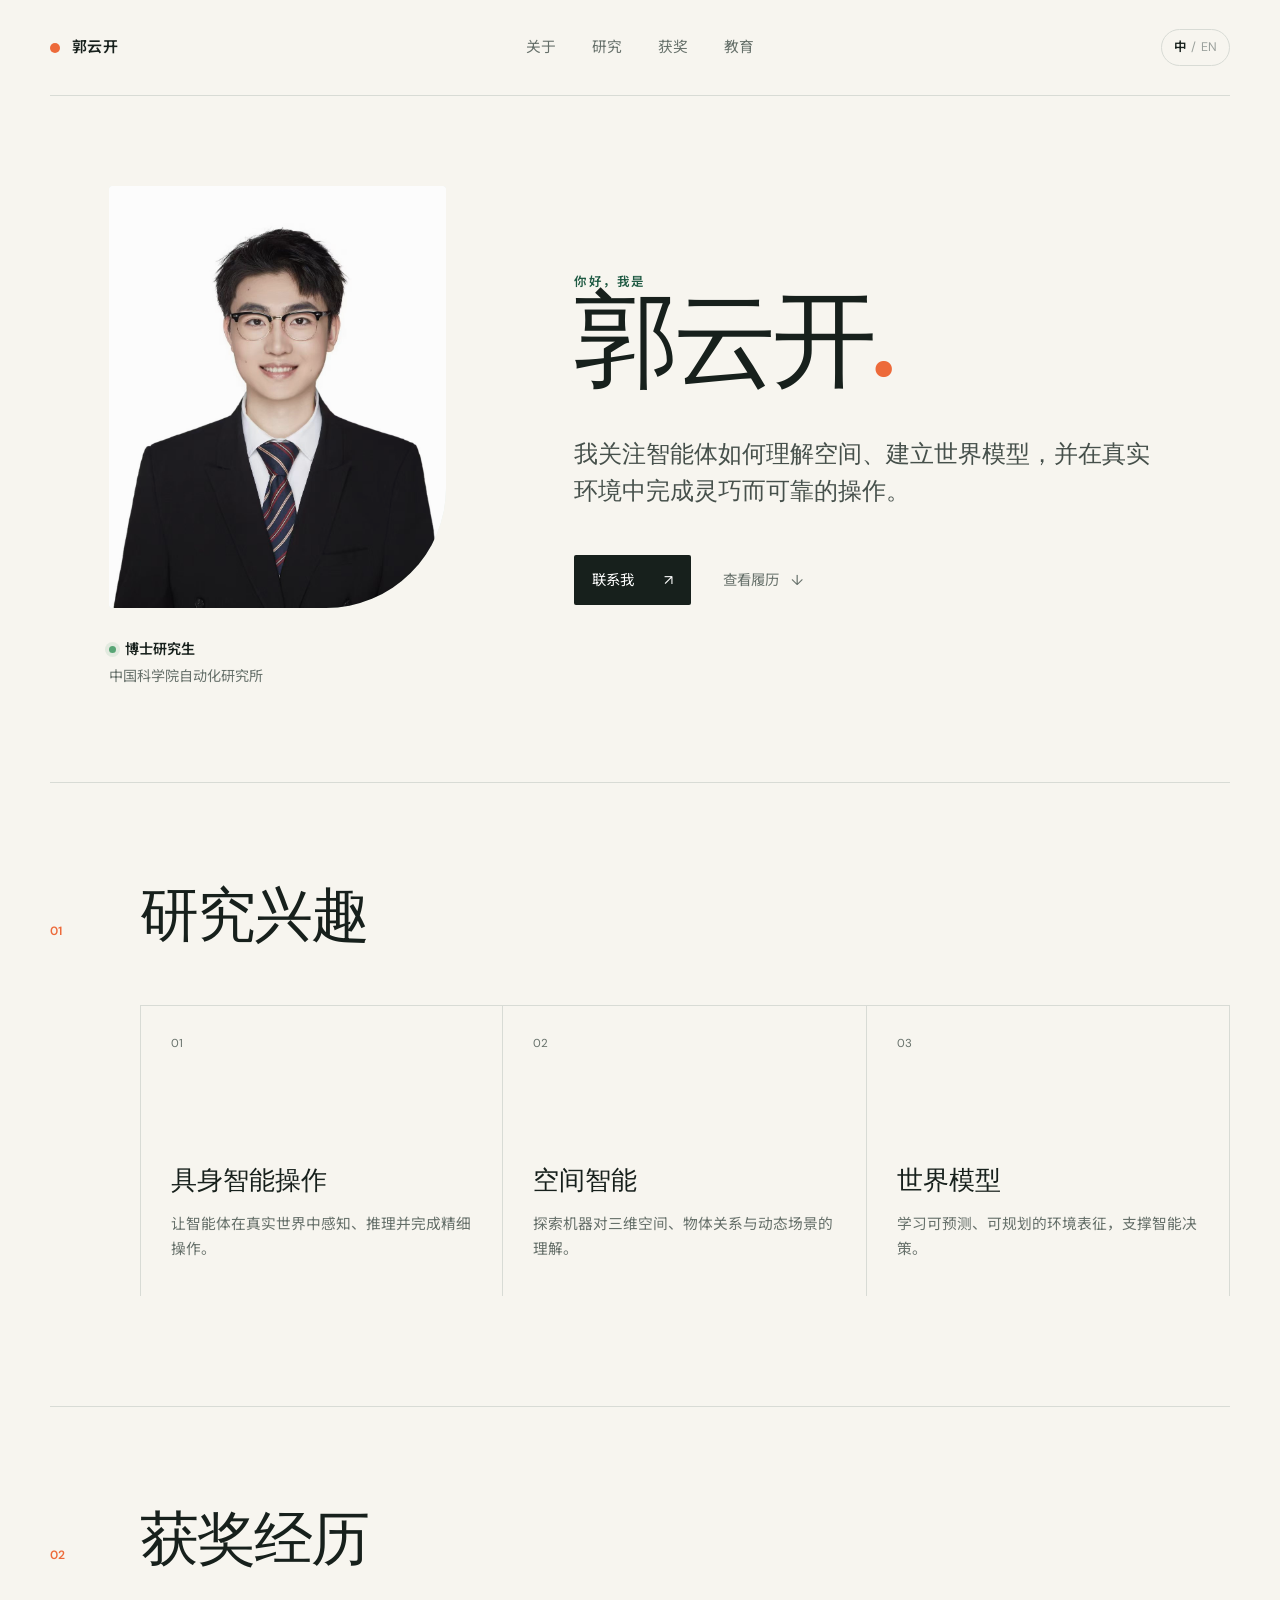
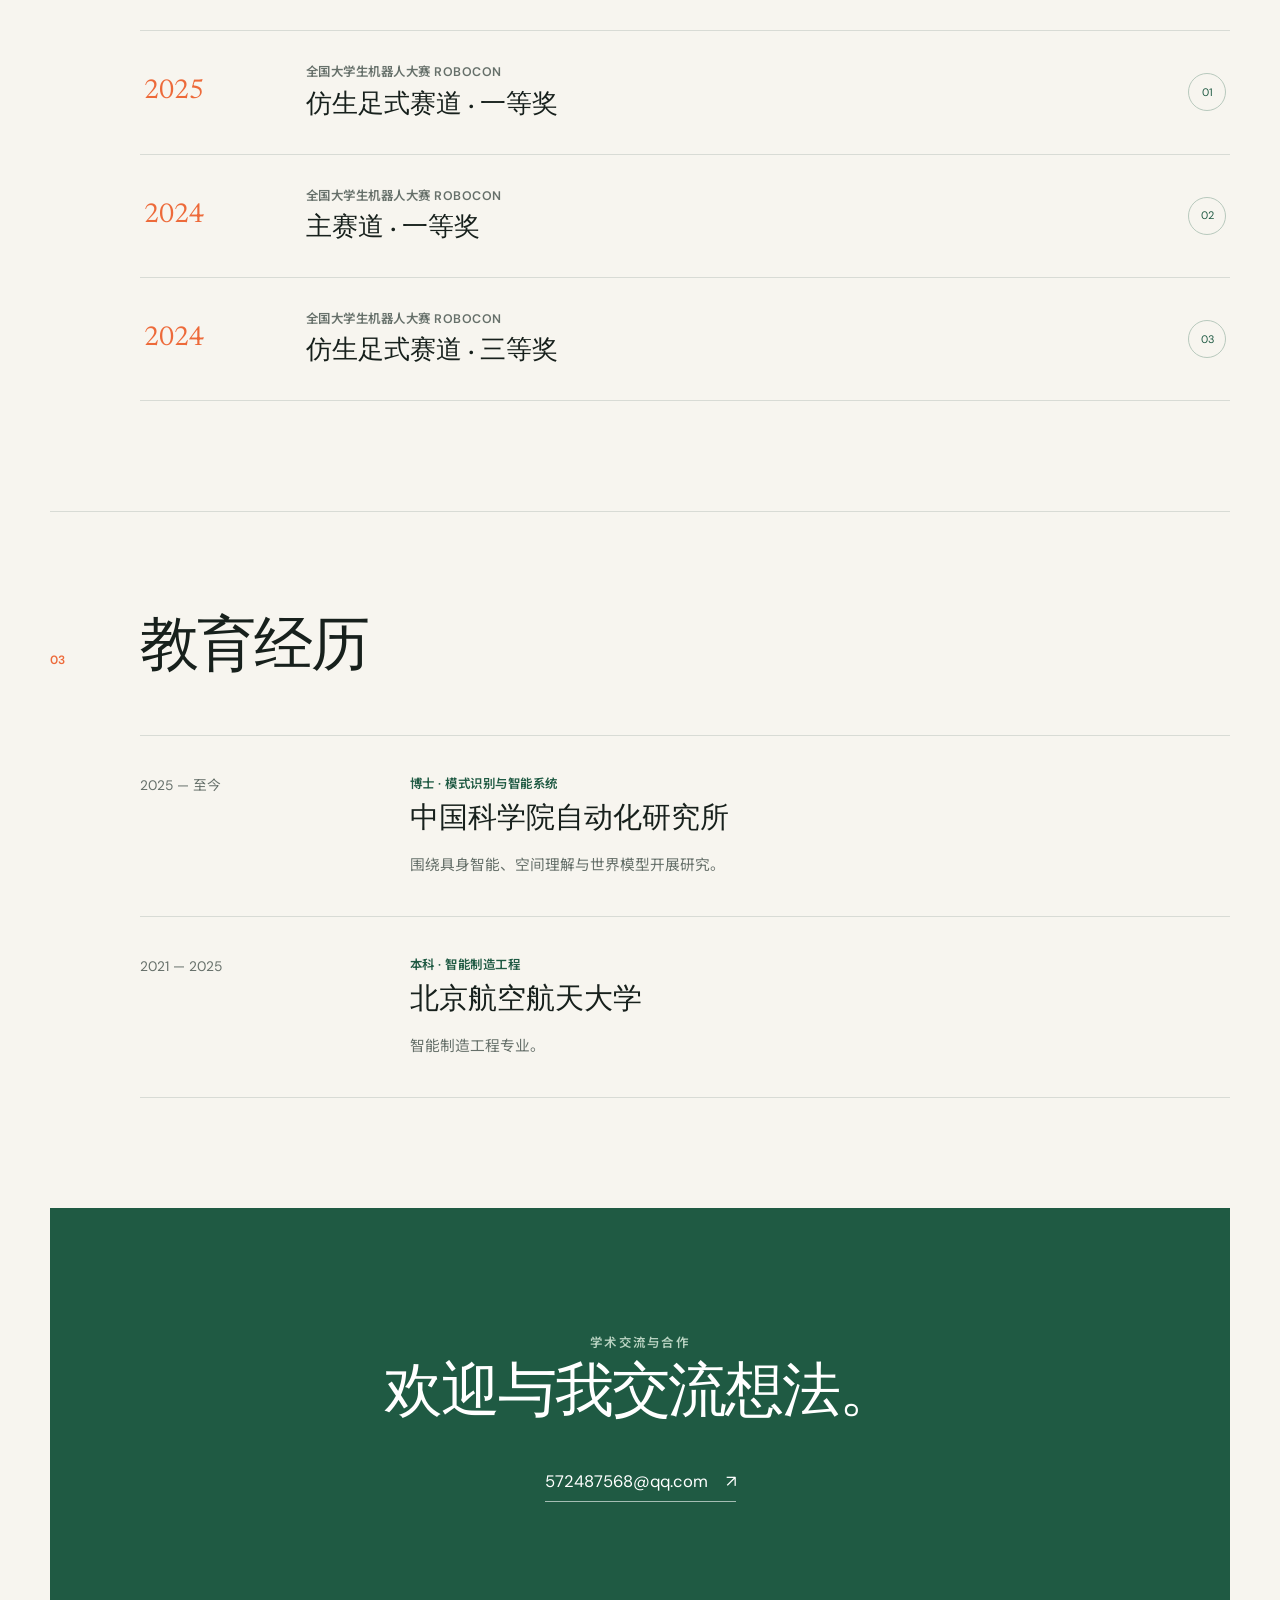
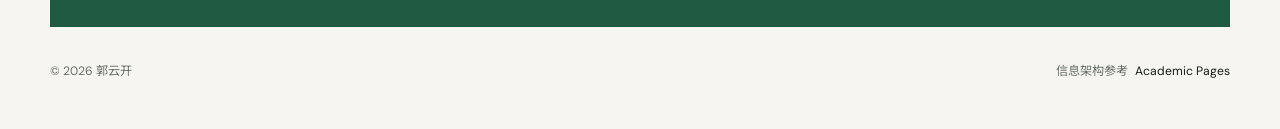
<file: index.html>
<!doctype html>
<html lang="zh-CN">
  <head>
    <meta charset="UTF-8" />
    <meta name="viewport" content="width=device-width, initial-scale=1.0" />
    <meta
      name="description"
      content="郭云开，中国科学院自动化研究所博士研究生，研究方向包括具身智能操作、空间智能与世界模型。"
    />
    <meta name="theme-color" content="#f7f5ef" />
    <title>郭云开 | YunKai Guo</title>
    <link rel="preconnect" href="https://fonts.googleapis.com" />
    <link rel="preconnect" href="https://fonts.gstatic.com" crossorigin />
    <link
      href="https://fonts.googleapis.com/css2?family=DM+Sans:wght@400;500;600&family=Noto+Sans+SC:wght@400;500;600&family=Newsreader:opsz,wght@6..72,500;6..72,600&display=swap"
      rel="stylesheet"
    />
    <link rel="stylesheet" href="styles.css" />
  </head>
  <body>
    <div class="page-shell">
      <header class="site-header">
        <a class="wordmark" href="#top" aria-label="返回首页">
          <span class="wordmark-dot" aria-hidden="true"></span>
          <span data-zh="郭云开" data-en="YunKai Guo">郭云开</span>
        </a>

        <nav class="site-nav" aria-label="页面导航">
          <a href="#about" data-zh="关于" data-en="About">关于</a>
          <a href="#research" data-zh="研究" data-en="Research">研究</a>
          <a href="#awards" data-zh="获奖" data-en="Awards">获奖</a>
          <a href="#education" data-zh="教育" data-en="Education">教育</a>
        </nav>

        <button class="language-switch" type="button" aria-label="Switch to English">
          <span class="active">中</span><span class="divider">/</span><span>EN</span>
        </button>
      </header>

      <main id="top">
        <section class="hero" id="about">
          <aside class="profile-column">
            <div class="portrait-wrap">
              <img
                src="2daff276313468bf5941d6a579927901.jpg"
                alt="郭云开个人照片"
                width="1280"
                height="1280"
              />
            </div>
            <div class="profile-meta">
              <p class="status"><span aria-hidden="true"></span><span data-zh="博士研究生" data-en="PhD Student">博士研究生</span></p>
              <p data-zh="中国科学院自动化研究所" data-en="Institute of Automation, Chinese Academy of Sciences">
                中国科学院自动化研究所
              </p>
            </div>
          </aside>

          <div class="intro-column">
            <p class="eyebrow" data-zh="你好，我是" data-en="Hello, I’m">你好，我是</p>
            <h1><span data-zh="郭云开" data-en="YunKai Guo">郭云开</span><span class="period">.</span></h1>
            <p class="lead" data-zh="我关注智能体如何理解空间、建立世界模型，并在真实环境中完成灵巧而可靠的操作。" data-en="I study how intelligent agents understand space, build world models, and perform dexterous, reliable manipulation in the physical world.">
              我关注智能体如何理解空间、建立世界模型，并在真实环境中完成灵巧而可靠的操作。
            </p>
            <div class="hero-actions">
              <a class="button primary" href="mailto:572487568@qq.com">
                <span data-zh="联系我" data-en="Get in touch">联系我</span>
                <span aria-hidden="true">↗</span>
              </a>
              <a class="text-link" href="#education">
                <span data-zh="查看履历" data-en="View profile">查看履历</span>
                <span aria-hidden="true">↓</span>
              </a>
            </div>
          </div>
        </section>

        <section class="content-section research-section" id="research">
          <div class="section-heading">
            <p class="section-index">01</p>
            <h2 data-zh="研究兴趣" data-en="Research Interests">研究兴趣</h2>
          </div>
          <div class="research-grid">
            <article class="research-card">
              <span class="card-number">01</span>
              <div>
                <h3 data-zh="具身智能操作" data-en="Embodied Manipulation">具身智能操作</h3>
                <p data-zh="让智能体在真实世界中感知、推理并完成精细操作。" data-en="Enabling agents to perceive, reason, and manipulate objects in the physical world.">
                  让智能体在真实世界中感知、推理并完成精细操作。
                </p>
              </div>
            </article>
            <article class="research-card">
              <span class="card-number">02</span>
              <div>
                <h3 data-zh="空间智能" data-en="Spatial Intelligence">空间智能</h3>
                <p data-zh="探索机器对三维空间、物体关系与动态场景的理解。" data-en="Exploring machine understanding of 3D space, object relations, and dynamic scenes.">
                  探索机器对三维空间、物体关系与动态场景的理解。
                </p>
              </div>
            </article>
            <article class="research-card">
              <span class="card-number">03</span>
              <div>
                <h3 data-zh="世界模型" data-en="World Models">世界模型</h3>
                <p data-zh="学习可预测、可规划的环境表征，支撑智能决策。" data-en="Learning predictive representations of environments for planning and intelligent decisions.">
                  学习可预测、可规划的环境表征，支撑智能决策。
                </p>
              </div>
            </article>
          </div>
        </section>

        <section class="content-section awards-section" id="awards">
          <div class="section-heading">
            <p class="section-index">02</p>
            <h2 data-zh="获奖经历" data-en="Honors & Awards">获奖经历</h2>
          </div>
          <div class="awards-list">
            <article class="award-item">
              <div class="award-year">2025</div>
              <div class="award-content">
                <p class="award-event" data-zh="全国大学生机器人大赛 ROBOCON" data-en="China University Robot Competition · ROBOCON">
                  全国大学生机器人大赛 ROBOCON
                </p>
                <h3 data-zh="仿生足式赛道 · 一等奖" data-en="Bionic Legged Robot Challenge · First Prize">仿生足式赛道 · 一等奖</h3>
              </div>
              <span class="award-mark" aria-hidden="true">01</span>
            </article>
            <article class="award-item">
              <div class="award-year">2024</div>
              <div class="award-content">
                <p class="award-event" data-zh="全国大学生机器人大赛 ROBOCON" data-en="China University Robot Competition · ROBOCON">
                  全国大学生机器人大赛 ROBOCON
                </p>
                <h3 data-zh="主赛道 · 一等奖" data-en="Main Competition · First Prize">主赛道 · 一等奖</h3>
              </div>
              <span class="award-mark" aria-hidden="true">02</span>
            </article>
            <article class="award-item">
              <div class="award-year">2024</div>
              <div class="award-content">
                <p class="award-event" data-zh="全国大学生机器人大赛 ROBOCON" data-en="China University Robot Competition · ROBOCON">
                  全国大学生机器人大赛 ROBOCON
                </p>
                <h3 data-zh="仿生足式赛道 · 三等奖" data-en="Bionic Legged Robot Challenge · Third Prize">仿生足式赛道 · 三等奖</h3>
              </div>
              <span class="award-mark" aria-hidden="true">03</span>
            </article>
          </div>
        </section>

        <section class="content-section education-section" id="education">
          <div class="section-heading">
            <p class="section-index">03</p>
            <h2 data-zh="教育经历" data-en="Education">教育经历</h2>
          </div>
          <div class="timeline">
            <article class="timeline-item">
              <div class="timeline-year" data-zh="2025 — 至今" data-en="2025 — Present">2025 — 至今</div>
              <div class="timeline-content">
                <p class="degree" data-zh="博士 · 模式识别与智能系统" data-en="PhD · Pattern Recognition and Intelligent Systems">博士 · 模式识别与智能系统</p>
                <h3 data-zh="中国科学院自动化研究所" data-en="Institute of Automation, Chinese Academy of Sciences">中国科学院自动化研究所</h3>
                <p data-zh="围绕具身智能、空间理解与世界模型开展研究。" data-en="Researching embodied intelligence, spatial understanding, and world models.">
                  围绕具身智能、空间理解与世界模型开展研究。
                </p>
              </div>
            </article>
            <article class="timeline-item">
              <div class="timeline-year">2021 — 2025</div>
              <div class="timeline-content">
                <p class="degree" data-zh="本科 · 智能制造工程" data-en="BEng · Intelligent Manufacturing Engineering">本科 · 智能制造工程</p>
                <h3 data-zh="北京航空航天大学" data-en="Beihang University">北京航空航天大学</h3>
                <p data-zh="智能制造工程专业。" data-en="Major in Intelligent Manufacturing Engineering.">智能制造工程专业。</p>
              </div>
            </article>
          </div>
        </section>

        <section class="contact-section" id="contact">
          <p class="eyebrow" data-zh="学术交流与合作" data-en="Research & collaboration">学术交流与合作</p>
          <h2 data-zh="欢迎与我交流想法。" data-en="Let’s exchange ideas.">欢迎与我交流想法。</h2>
          <a href="mailto:572487568@qq.com">572487568@qq.com <span aria-hidden="true">↗</span></a>
        </section>
      </main>

      <footer>
        <p>© <span id="year"></span> <span data-zh="郭云开" data-en="YunKai Guo">郭云开</span></p>
        <p>
          <span data-zh="信息架构参考" data-en="Structure inspired by">信息架构参考</span>
          <a href="https://github.com/academicpages/academicpages.github.io" target="_blank" rel="noreferrer">Academic Pages</a>
        </p>
      </footer>
    </div>
    <script src="script.js"></script>
  </body>
</html>
</file>
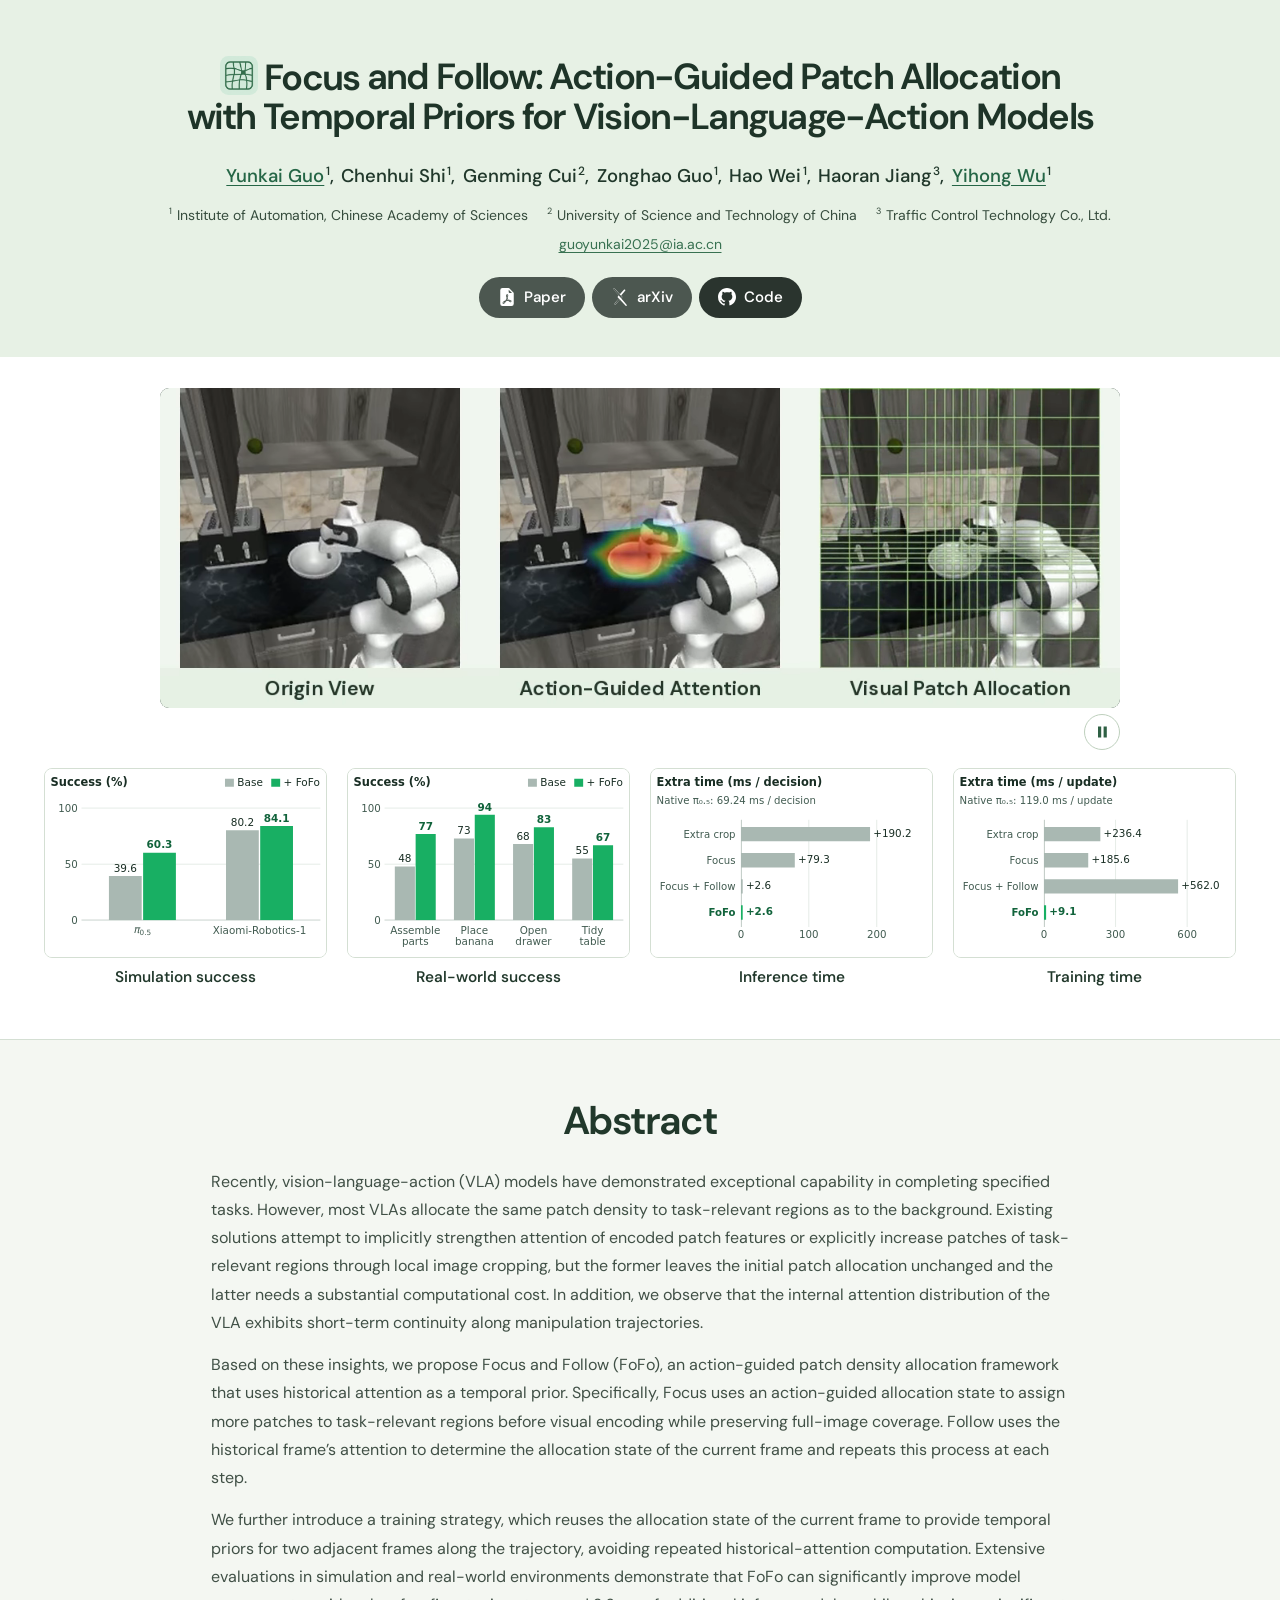
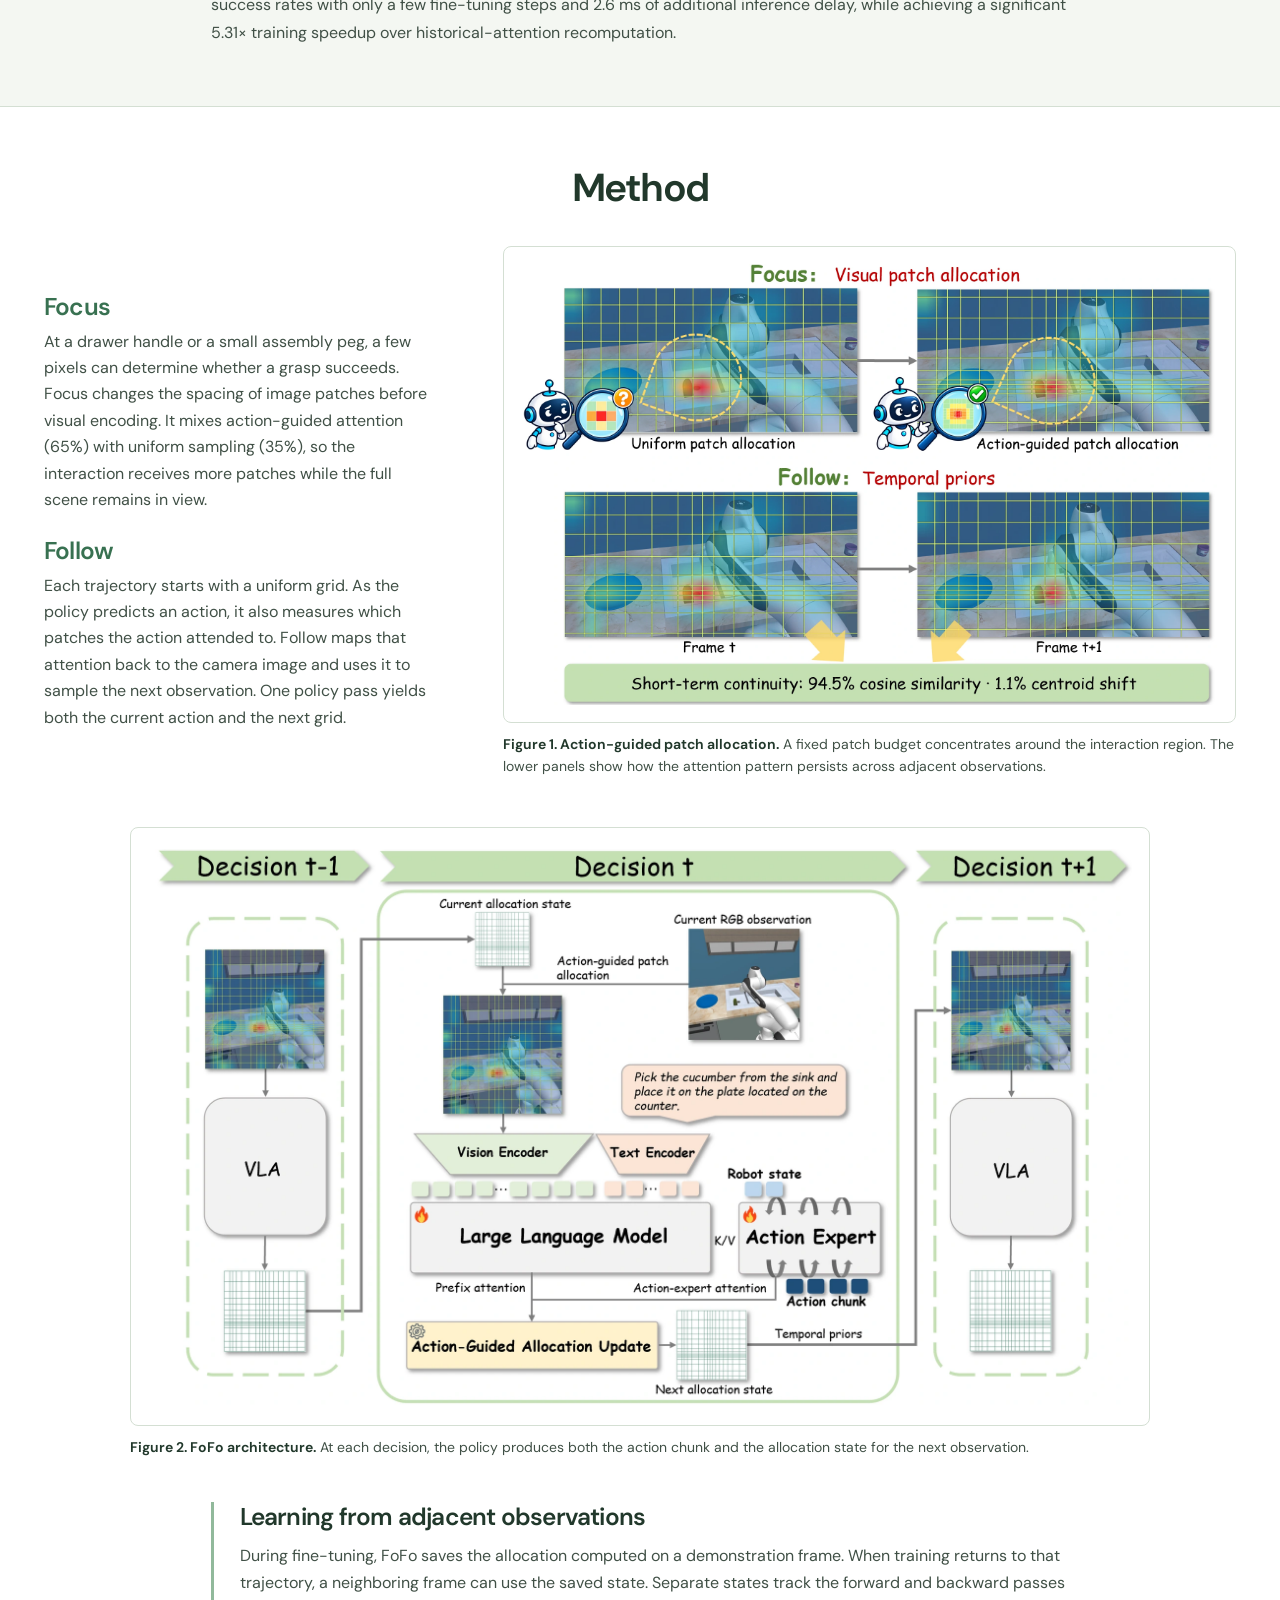
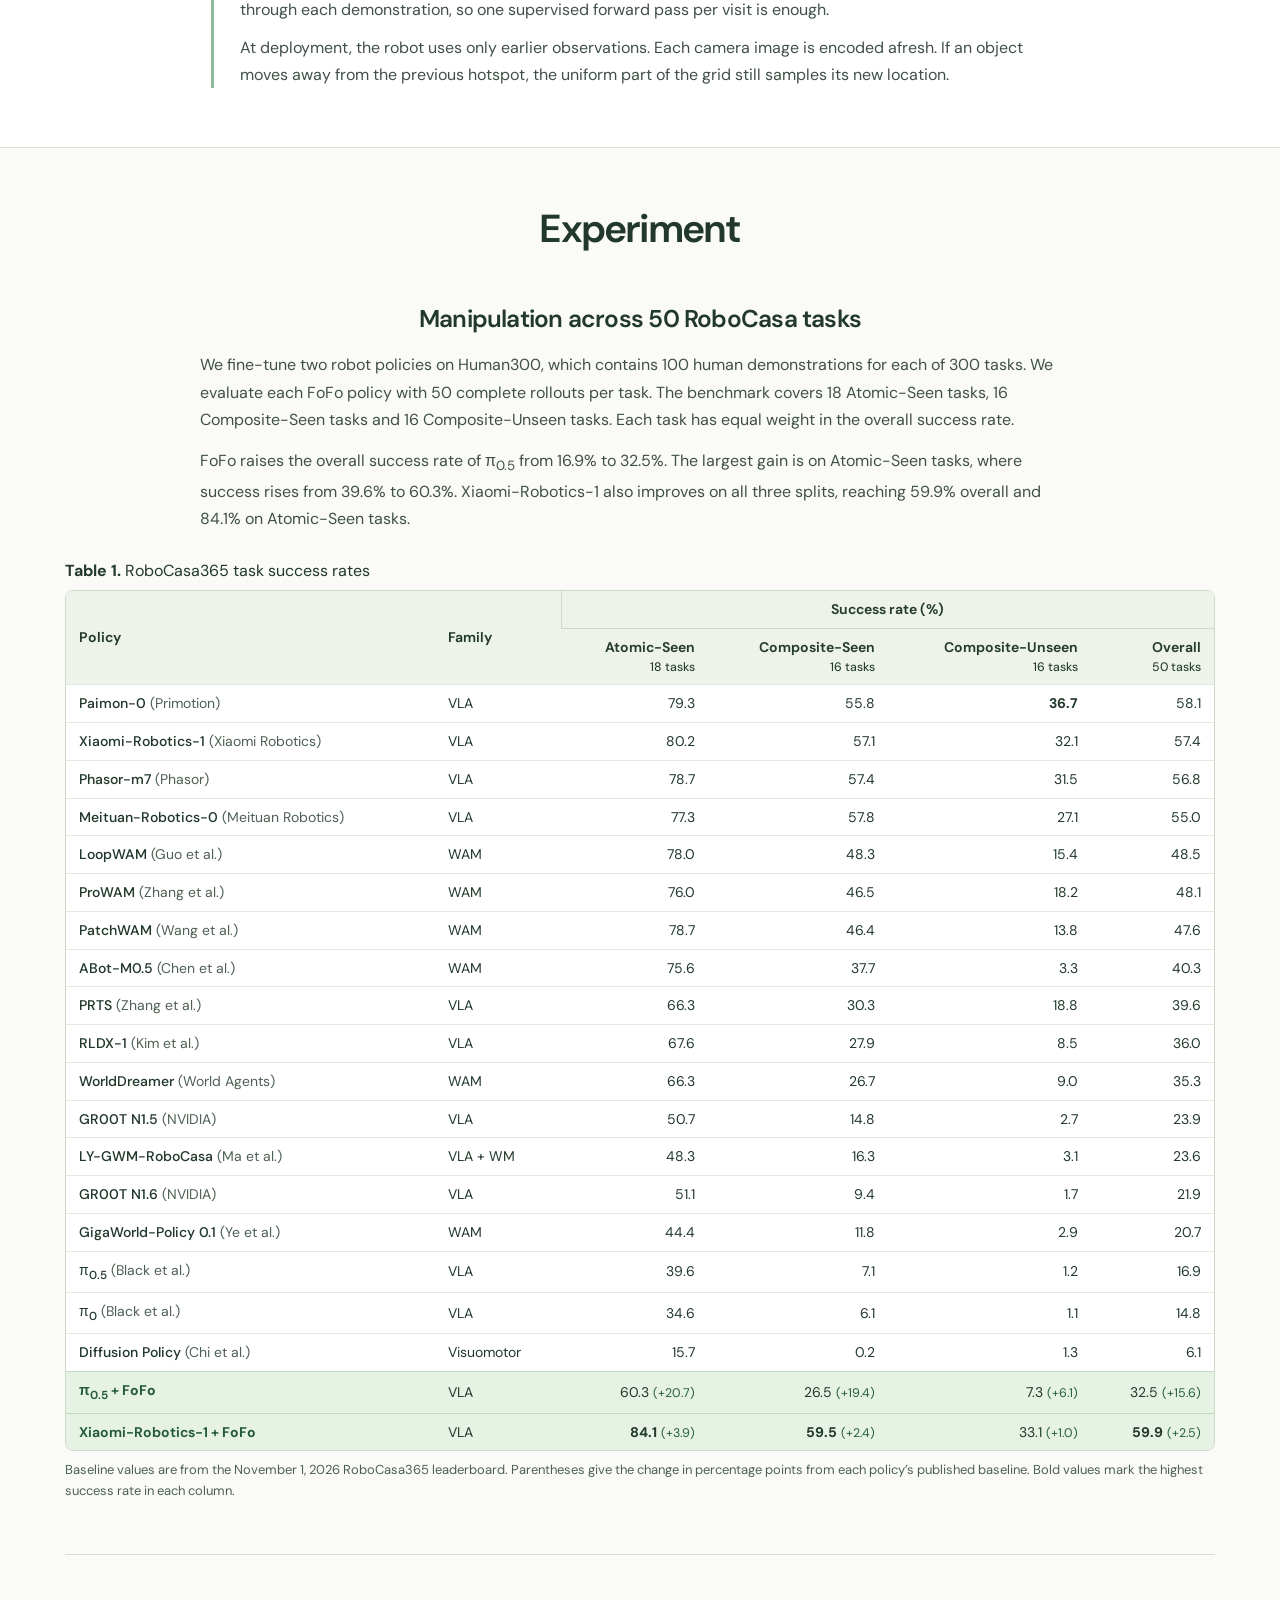
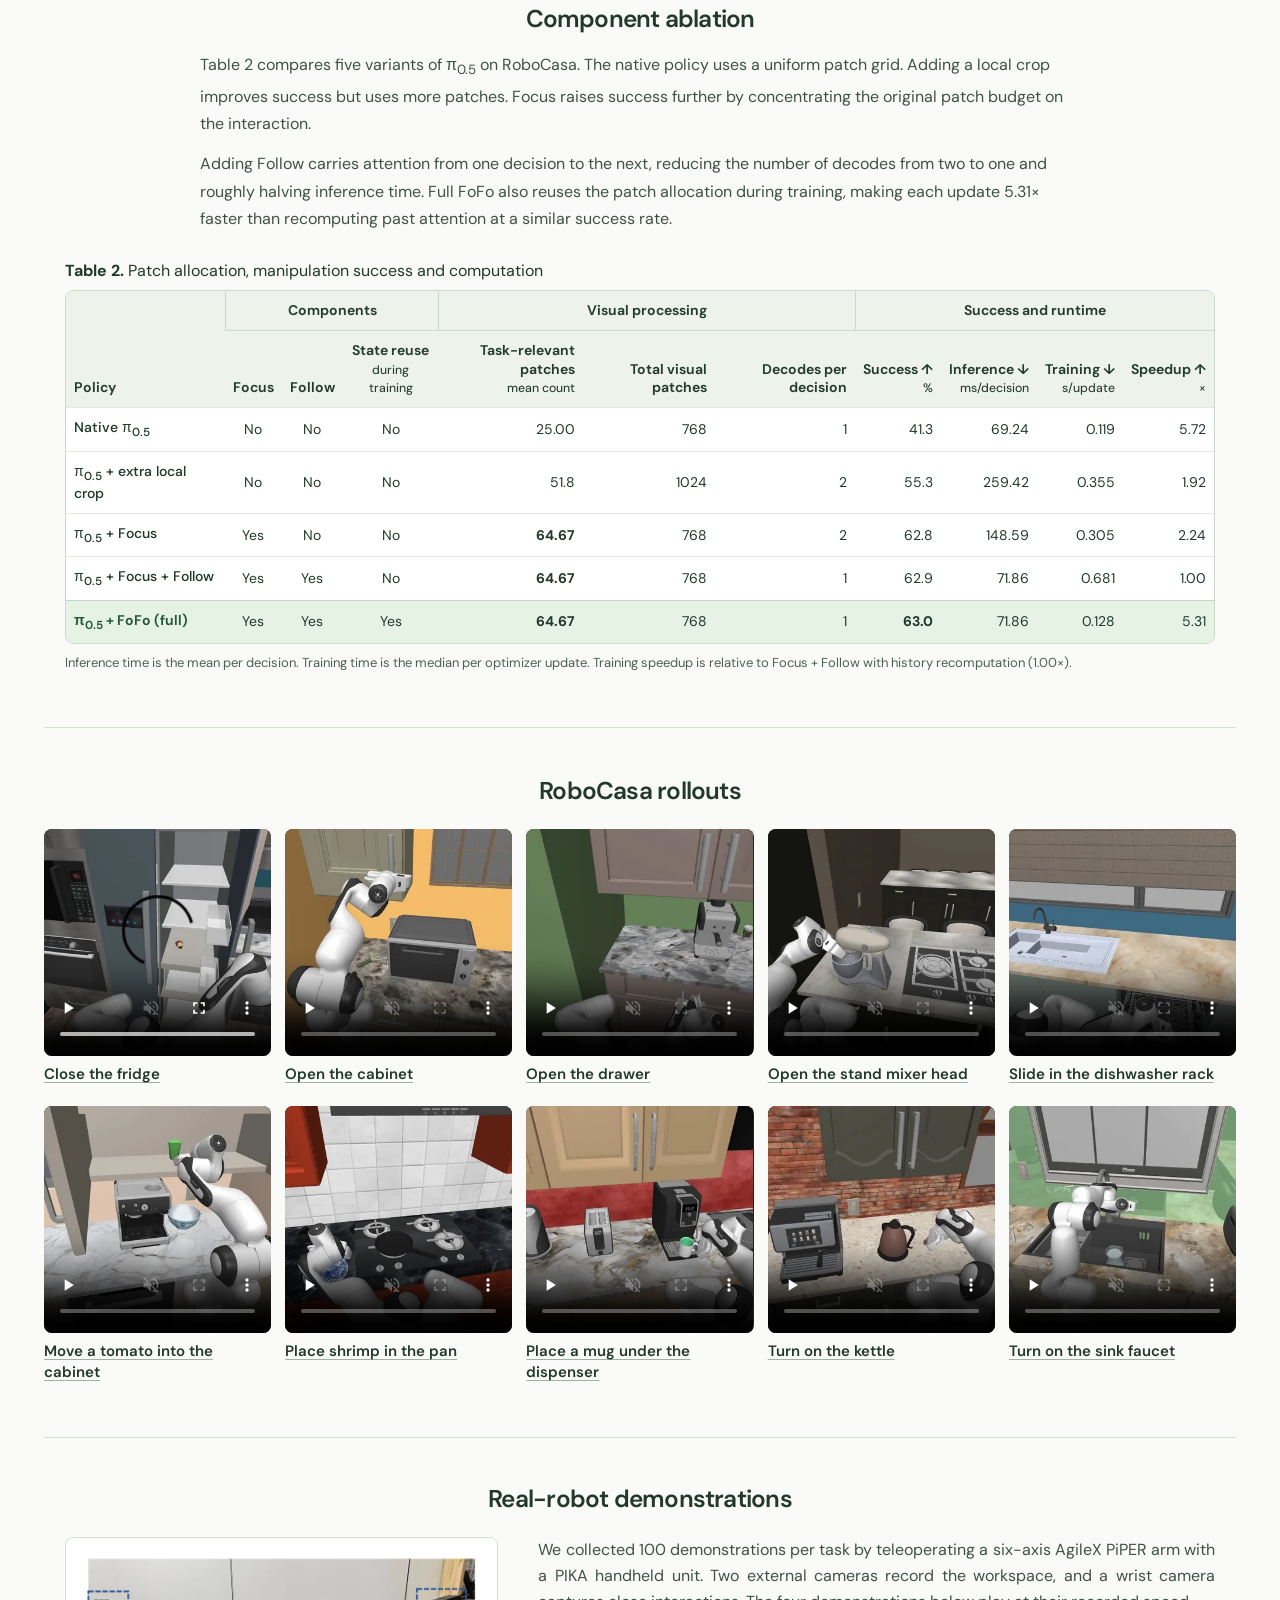
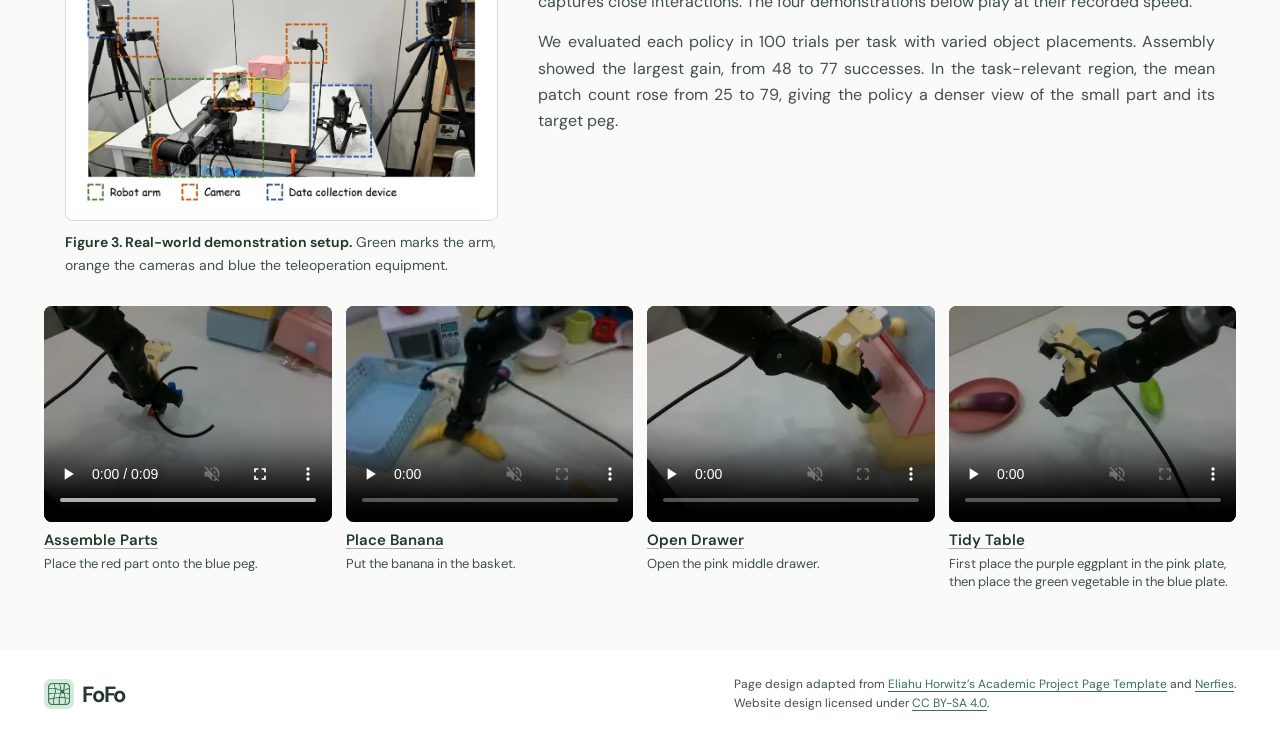
<file: FoFo/index.html>
<!doctype html>
<html lang="en">
<head>
  <meta charset="utf-8">
  <meta name="viewport" content="width=device-width,initial-scale=1">
  <meta name="theme-color" content="#e7f1e5">
  <link rel="icon" href="assets/brand/fofo-48.png" sizes="48x48">
  <link rel="stylesheet" href="styles.css?v=e7859ac58f04">
  <title>FoFo · Focus and Follow</title>
  <link rel="canonical" href="https://guoyunkai2002.github.io/FoFo/">
  <meta name="description" content="FoFo uses action-to-visual attention from one robot decision to allocate visual patches for the next, with a fixed patch budget and full-image coverage.">
  <meta property="og:type" content="article">
  <meta property="og:title" content="Focus and Follow: Action-Guided Patch Allocation with Temporal Priors for Vision-Language-Action Models">
  <meta property="og:description" content="FoFo uses action-to-visual attention from one robot decision to allocate visual patches for the next, with a fixed patch budget and full-image coverage.">
  <meta property="og:url" content="https://guoyunkai2002.github.io/FoFo/">
  <meta property="og:image" content="https://guoyunkai2002.github.io/FoFo/assets/figures/motivation.webp">
  <meta name="citation_title" content="Focus and Follow: Action-Guided Patch Allocation with Temporal Priors for Vision-Language-Action Models">
  <meta name="citation_author" content="Yunkai Guo">
  <meta name="citation_author" content="Chenhui Shi">
  <meta name="citation_author" content="Genming Cui">
  <meta name="citation_author" content="Zonghao Guo">
  <meta name="citation_author" content="Hao Wei">
  <meta name="citation_author" content="Haoran Jiang">
  <meta name="citation_author" content="Yihong Wu">
  <script type="application/ld+json">{"@context": "https://schema.org", "@type": "ScholarlyArticle", "name": "Focus and Follow: Action-Guided Patch Allocation with Temporal Priors for Vision-Language-Action Models", "url": "https://guoyunkai2002.github.io/FoFo/", "author": [{"@type": "Person", "name": "Yunkai Guo", "affiliation": {"@type": "Organization", "name": "Institute of Automation, Chinese Academy of Sciences"}, "url": "https://guoyunkai2002.github.io/"}, {"@type": "Person", "name": "Chenhui Shi", "affiliation": {"@type": "Organization", "name": "Institute of Automation, Chinese Academy of Sciences"}}, {"@type": "Person", "name": "Genming Cui", "affiliation": {"@type": "Organization", "name": "University of Science and Technology of China"}}, {"@type": "Person", "name": "Zonghao Guo", "affiliation": {"@type": "Organization", "name": "Institute of Automation, Chinese Academy of Sciences"}}, {"@type": "Person", "name": "Hao Wei", "affiliation": {"@type": "Organization", "name": "Institute of Automation, Chinese Academy of Sciences"}}, {"@type": "Person", "name": "Haoran Jiang", "affiliation": {"@type": "Organization", "name": "Traffic Control Technology Co., Ltd."}}, {"@type": "Person", "name": "Yihong Wu", "affiliation": {"@type": "Organization", "name": "Institute of Automation, Chinese Academy of Sciences"}, "url": "http://vision.ia.ac.cn/Faculty/yhwu/index.htm"}], "abstract": "Recently, vision-language-action (VLA) models have demonstrated exceptional capability in completing specified tasks. However, most VLAs allocate the same patch density to task-relevant regions as to the background. Existing solutions attempt to implicitly strengthen attention of encoded patch features or explicitly increase patches of task-relevant regions through local image cropping, but the former leaves the initial patch allocation unchanged and the latter needs a substantial computational cost. In addition, we observe that the internal attention distribution of the VLA exhibits short-term continuity along manipulation trajectories. Based on these insights, we propose Focus and Follow (FoFo), an action-guided patch density allocation framework that uses historical attention as a temporal prior. Specifically, Focus uses an action-guided allocation state to assign more patches to task-relevant regions before visual encoding while preserving full-image coverage. Follow uses the historical frame’s attention to determine the allocation state of the current frame and repeats this process at each step. We further introduce a training strategy, which reuses the allocation state of the current frame to provide temporal priors for two adjacent frames along the trajectory, avoiding repeated historical-attention computation. Extensive evaluations in simulation and real-world environments demonstrate that FoFo can significantly improve model success rates with only a few fine-tuning steps and 2.6 ms of additional inference delay, while achieving a significant 5.31× training speedup over historical-attention recomputation.", "inLanguage": "en"}</script>
  <script src="media.js?v=c39df4de00c4" defer></script>
  <script src="teaser.js?v=7950940eefbd" defer></script>
</head>
<body>
  <a class="skip" href="#abstract">Skip to abstract</a>
  <main id="main-content">
    <header class="hero">
      <div class="wrap hero-body">
        <h1 class="publication-title"><span class="title-line"><span class="title-start"><img src="assets/brand/fofo-256.png" alt="" width="66" height="66">Focus</span> and Follow: Action-Guided Patch Allocation</span> <span class="title-line">with Temporal Priors for Vision-Language-Action Models</span></h1>
        <div class="publication-authors"><span class="author-block"><a href="https://guoyunkai2002.github.io/" rel="author">Yunkai Guo</a><sup>1</sup>,</span> <span class="author-block">Chenhui Shi<sup>1</sup>,</span> <span class="author-block">Genming Cui<sup>2</sup>,</span> <span class="author-block">Zonghao Guo<sup>1</sup>,</span> <span class="author-block">Hao Wei<sup>1</sup>,</span> <span class="author-block">Haoran Jiang<sup>3</sup>,</span> <span class="author-block"><a rel="author" href="http://vision.ia.ac.cn/Faculty/yhwu/index.htm">Yihong Wu</a><sup>1</sup></span></div>
        <ul class="affiliations"><li><sup>1</sup> Institute of Automation, Chinese Academy of Sciences</li><li><sup>2</sup> University of Science and Technology of China</li><li><sup>3</sup> Traffic Control Technology Co., Ltd.</li></ul>
        <a class="mail" href="mailto:guoyunkai2025@ia.ac.cn">guoyunkai2025@ia.ac.cn</a>
        <div class="publication-links">
          <button aria-label="Paper, awaiting arXiv release" class="resource" disabled="" title="The paper will be available on arXiv." type="button"><img alt="" height="19" src="assets/icons/paper.svg" width="19">Paper</button>
          <button aria-label="arXiv, awaiting posting" class="resource" disabled="" title="The arXiv record will be linked after posting." type="button"><img alt="" height="18" src="assets/icons/arxiv.svg" width="18">arXiv</button>
          <a class="resource" href="code.html"><img alt="" height="19" src="assets/icons/code.svg" width="19">Code</a>
        </div>
      </div>
    </header>
    <figure class="teaser" id="trajectory-film">
      <video id="trajectory-video" width="1200" height="400" controls autoplay muted loop playsinline preload="metadata" poster="assets/teaser/trajectories.webp?v=acf6251a63d8" aria-label="A bowl lifted onto a shelf in RoboCasa and a ring fitted over a peg by a real robot. Each demonstration shows the camera view, filtered model attention and the resulting patch grid.">
        <source media="(max-width: 600px)" src="assets/teaser/trajectories-mobile.mp4?v=4c28f2f94121" type='video/mp4; codecs="avc1.640015"'>
        <source media="(max-width: 600px)" src="assets/teaser/trajectories-mobile.webm?v=10c97fe2fcb9" type='video/webm; codecs="vp9"'>
        <source src="assets/teaser/trajectories.mp4?v=faba90a06ab2" type='video/mp4; codecs="avc1.64001F"'>
        <source src="assets/teaser/trajectories.webm?v=b0b57ca4cedf" type='video/webm; codecs="vp9"'>
        <a href="assets/teaser/trajectories.mp4?v=faba90a06ab2">Download the trajectory film</a>
      </video>
      <button class="motion-control" type="button" aria-label="Pause animation" aria-controls="trajectory-video" hidden>
        <svg viewBox="0 0 20 20" width="16" height="16" aria-hidden="true" focusable="false"><path class="pause-mark" d="M5 3h4v14H5zM12 3h4v14h-4z"/><path class="play-mark" d="M5 2.5v15L17 10z"/></svg>
      </button>
    </figure>
    <section class="wrap highlights" aria-label="Performance charts">
      <div class="chart-grid">
        <figure class="chart">
          <a href="assets/highlights/simulation-success.svg" aria-label="View simulation success chart at full size"><img loading="lazy" decoding="async" src="assets/highlights/simulation-success.svg" alt="Success on the 18 RoboCasa Atomic-Seen tasks. With FoFo, π₀.₅ improves from 39.6% to 60.3% and Xiaomi-Robotics-1 from 80.2% to 84.1%."></a>
          <figcaption>Simulation success</figcaption>
        </figure>
        <figure class="chart">
          <a href="assets/highlights/real-success.svg" aria-label="View real-world success chart at full size"><img loading="lazy" decoding="async" src="assets/highlights/real-success.svg" alt="π₀.₅ and FoFo success rates by task: assembly 48% and 77%, banana 73% and 94%, drawer 68% and 83%, tidying 55% and 67%."></a>
          <figcaption>Real-world success</figcaption>
        </figure>
        <figure class="chart">
          <a href="assets/highlights/inference-overhead.svg" aria-label="View inference time chart at full size"><img loading="lazy" decoding="async" src="assets/highlights/inference-overhead.svg" alt="Extra milliseconds per decision over native π₀.₅: extra crop 190.2, Focus 79.3, Focus + Follow 2.6 and full FoFo 2.6."></a>
          <figcaption>Inference time</figcaption>
        </figure>
        <figure class="chart">
          <a href="assets/highlights/training-overhead.svg" aria-label="View training time chart at full size"><img loading="lazy" decoding="async" src="assets/highlights/training-overhead.svg" alt="Extra milliseconds per optimizer update over native π₀.₅: extra crop 236.4, Focus 185.6, Focus + Follow 562.0 and full FoFo 9.1."></a>
          <figcaption>Training time</figcaption>
        </figure>
      </div>
    </section>
    <section id="abstract" class="section abstract" aria-labelledby="abstract-title">
      <div class="wrap">
        <h2 id="abstract-title">Abstract</h2>
        <div class="abstract-copy">
<p>Recently, vision-language-action (VLA) models have demonstrated exceptional capability in completing specified tasks. However, most VLAs allocate the same patch density to task-relevant regions as to the background. Existing solutions attempt to implicitly strengthen attention of encoded patch features or explicitly increase patches of task-relevant regions through local image cropping, but the former leaves the initial patch allocation unchanged and the latter needs a substantial computational cost. In addition, we observe that the internal attention distribution of the VLA exhibits short-term continuity along manipulation trajectories.</p>
<p>Based on these insights, we propose Focus and Follow (FoFo), an action-guided patch density allocation framework that uses historical attention as a temporal prior. Specifically, Focus uses an action-guided allocation state to assign more patches to task-relevant regions before visual encoding while preserving full-image coverage. Follow uses the historical frame’s attention to determine the allocation state of the current frame and repeats this process at each step.</p>
<p>We further introduce a training strategy, which reuses the allocation state of the current frame to provide temporal priors for two adjacent frames along the trajectory, avoiding repeated historical-attention computation. Extensive evaluations in simulation and real-world environments demonstrate that FoFo can significantly improve model success rates with only a few fine-tuning steps and 2.6 ms of additional inference delay, while achieving a significant 5.31× training speedup over historical-attention recomputation.</p>
</div>
      </div>
    </section>
    <section id="method" class="wrap section method" aria-labelledby="method-title">
      <h2 id="method-title">Method</h2>
      <div class="method-intro">
        <div class="method-copy">
          <h3>Focus</h3>
          <p>At a drawer handle or a small assembly peg, a few pixels can determine whether a grasp succeeds. Focus changes the spacing of image patches before visual encoding. It mixes action-guided attention (65%) with uniform sampling (35%), so the interaction receives more patches while the full scene remains in view.</p>
          <h3>Follow</h3>
          <p>Each trajectory starts with a uniform grid. As the policy predicts an action, it also measures which patches the action attended to. Follow maps that attention back to the camera image and uses it to sample the next observation. One policy pass yields both the current action and the next grid.</p>
        </div>
        <figure class="paper-figure" id="fig-motivation">
        <a href="assets/figures/motivation.webp" aria-label="View Figure 1 at full size">
          <img src="assets/figures/motivation.webp" width="1948" height="1232" alt="Uniform and action-guided grids above two adjacent robot observations with similar attention." loading="lazy" decoding="async">
        </a>
        <figcaption><strong>Figure 1. Action-guided patch allocation.</strong> A fixed patch budget concentrates around the interaction region. The lower panels show how the attention pattern persists across adjacent observations.</figcaption>
      </figure>
      </div>
      <figure class="paper-figure" id="fig-architecture">
        <a href="assets/figures/architecture.webp" aria-label="View Figure 2 at full size">
          <img src="assets/figures/architecture.webp" width="2000" height="1144" alt="FoFo architecture connecting vision and text encoders, the action expert and the next decision’s allocation state." loading="lazy" decoding="async">
        </a>
        <figcaption><strong>Figure 2. FoFo architecture.</strong> At each decision, the policy produces both the action chunk and the allocation state for the next observation.</figcaption>
      </figure>
      <div class="training-note">
        <h3>Learning from adjacent observations</h3>
        <p>During fine-tuning, FoFo saves the allocation computed on a demonstration frame. When training returns to that trajectory, a neighboring frame can use the saved state. Separate states track the forward and backward passes through each demonstration, so one supervised forward pass per visit is enough.</p>
        <p>At deployment, the robot uses only earlier observations. Each camera image is encoded afresh. If an object moves away from the previous hotspot, the uniform part of the grid still samples its new location.</p>
      </div>
    </section>
    <section class="experiment section" id="experiment" aria-labelledby="experiment-title">
      <div class="wrap">
        <h2 id="experiment-title">Experiment</h2>
        <section class="experiment-study" aria-labelledby="benchmark-title">
          <h3 id="benchmark-title">Manipulation across 50 RoboCasa tasks</h3>
          <div class="study-copy">
            <p>We fine-tune two robot policies on Human300, which contains 100 human demonstrations for each of 300 tasks. We evaluate each FoFo policy with 50 complete rollouts per task. The benchmark covers 18 Atomic-Seen tasks, 16 Composite-Seen tasks and 16 Composite-Unseen tasks. Each task has equal weight in the overall success rate.</p>
            <p>FoFo raises the overall success rate of π<sub>0.5</sub> from 16.9% to 32.5%. The largest gain is on Atomic-Seen tasks, where success rises from 39.6% to 60.3%. Xiaomi-Robotics-1 also improves on all three splits, reaching 59.9% overall and 84.1% on Atomic-Seen tasks.</p>
          </div>
          <div class="table-caption" id="benchmark-caption"><strong>Table 1.</strong> RoboCasa365 task success rates</div>
          <p class="table-swipe-hint benchmark-hint">Scroll horizontally to see all columns.</p>
          <div class="experiment-table-scroll" tabindex="0" role="region" aria-labelledby="benchmark-caption">
            <table class="results-table benchmark-table" aria-labelledby="benchmark-caption" aria-describedby="benchmark-note">
              <colgroup><col></colgroup><colgroup><col></colgroup><colgroup span="4"></colgroup>
              <thead>
                <tr><th rowspan="2" scope="col">Policy</th><th rowspan="2" scope="col">Family</th><th colspan="4" scope="colgroup">Success rate (%)</th></tr>
                <tr><th scope="col">Atomic-Seen<br><small>18 tasks</small></th><th scope="col">Composite-Seen<br><small>16 tasks</small></th><th scope="col">Composite-Unseen<br><small>16 tasks</small></th><th scope="col">Overall<br><small>50 tasks</small></th></tr>
              </thead>
              <tbody>
              <tr>
                <th scope="row">Paimon-0 <span class="policy-attribution">(Primotion)</span></th>
                <td>VLA</td><td>79.3</td><td>55.8</td><td><strong>36.7</strong></td><td>58.1</td>
              </tr>
              <tr>
                <th scope="row">Xiaomi-Robotics-1 <span class="policy-attribution">(Xiaomi Robotics)</span></th>
                <td>VLA</td><td>80.2</td><td>57.1</td><td>32.1</td><td>57.4</td>
              </tr>
              <tr>
                <th scope="row">Phasor-m7 <span class="policy-attribution">(Phasor)</span></th>
                <td>VLA</td><td>78.7</td><td>57.4</td><td>31.5</td><td>56.8</td>
              </tr>
              <tr>
                <th scope="row">Meituan-Robotics-0 <span class="policy-attribution">(Meituan Robotics)</span></th>
                <td>VLA</td><td>77.3</td><td>57.8</td><td>27.1</td><td>55.0</td>
              </tr>
              <tr>
                <th scope="row">LoopWAM <span class="policy-attribution">(Guo et al.)</span></th>
                <td>WAM</td><td>78.0</td><td>48.3</td><td>15.4</td><td>48.5</td>
              </tr>
              <tr>
                <th scope="row">ProWAM <span class="policy-attribution">(Zhang et al.)</span></th>
                <td>WAM</td><td>76.0</td><td>46.5</td><td>18.2</td><td>48.1</td>
              </tr>
              <tr>
                <th scope="row">PatchWAM <span class="policy-attribution">(Wang et al.)</span></th>
                <td>WAM</td><td>78.7</td><td>46.4</td><td>13.8</td><td>47.6</td>
              </tr>
              <tr>
                <th scope="row">ABot-M0.5 <span class="policy-attribution">(Chen et al.)</span></th>
                <td>WAM</td><td>75.6</td><td>37.7</td><td>3.3</td><td>40.3</td>
              </tr>
              <tr>
                <th scope="row">PRTS <span class="policy-attribution">(Zhang et al.)</span></th>
                <td>VLA</td><td>66.3</td><td>30.3</td><td>18.8</td><td>39.6</td>
              </tr>
              <tr>
                <th scope="row">RLDX-1 <span class="policy-attribution">(Kim et al.)</span></th>
                <td>VLA</td><td>67.6</td><td>27.9</td><td>8.5</td><td>36.0</td>
              </tr>
              <tr>
                <th scope="row">WorldDreamer <span class="policy-attribution">(World Agents)</span></th>
                <td>WAM</td><td>66.3</td><td>26.7</td><td>9.0</td><td>35.3</td>
              </tr>
              <tr>
                <th scope="row">GR00T N1.5 <span class="policy-attribution">(NVIDIA)</span></th>
                <td>VLA</td><td>50.7</td><td>14.8</td><td>2.7</td><td>23.9</td>
              </tr>
              <tr>
                <th scope="row">LY-GWM-RoboCasa <span class="policy-attribution">(Ma et al.)</span></th>
                <td>VLA + WM</td><td>48.3</td><td>16.3</td><td>3.1</td><td>23.6</td>
              </tr>
              <tr>
                <th scope="row">GR00T N1.6 <span class="policy-attribution">(NVIDIA)</span></th>
                <td>VLA</td><td>51.1</td><td>9.4</td><td>1.7</td><td>21.9</td>
              </tr>
              <tr>
                <th scope="row">GigaWorld-Policy 0.1 <span class="policy-attribution">(Ye et al.)</span></th>
                <td>WAM</td><td>44.4</td><td>11.8</td><td>2.9</td><td>20.7</td>
              </tr>
              <tr>
                <th scope="row">π<sub>0.5</sub> <span class="policy-attribution">(Black et al.)</span></th>
                <td>VLA</td><td>39.6</td><td>7.1</td><td>1.2</td><td>16.9</td>
              </tr>
              <tr>
                <th scope="row">π<sub>0</sub> <span class="policy-attribution">(Black et al.)</span></th>
                <td>VLA</td><td>34.6</td><td>6.1</td><td>1.1</td><td>14.8</td>
              </tr>
              <tr>
                <th scope="row">Diffusion Policy <span class="policy-attribution">(Chi et al.)</span></th>
                <td>Visuomotor</td><td>15.7</td><td>0.2</td><td>1.3</td><td>6.1</td>
              </tr>
              <tr class="fofo-row">
                <th scope="row">π<sub>0.5</sub> + <strong>FoFo</strong></th>
                <td>VLA</td><td>60.3 <span class="result-gain">(+20.7)</span></td><td>26.5 <span class="result-gain">(+19.4)</span></td><td>7.3 <span class="result-gain">(+6.1)</span></td><td>32.5 <span class="result-gain">(+15.6)</span></td>
              </tr>
              <tr class="fofo-row">
                <th scope="row">Xiaomi-Robotics-1 + <strong>FoFo</strong></th>
                <td>VLA</td><td><strong>84.1</strong> <span class="result-gain">(+3.9)</span></td><td><strong>59.5</strong> <span class="result-gain">(+2.4)</span></td><td>33.1 <span class="result-gain">(+1.0)</span></td><td><strong>59.9</strong> <span class="result-gain">(+2.5)</span></td>
              </tr>
              </tbody>
            </table>
          </div>
          <p class="table-note" id="benchmark-note">Baseline values are from the November 1, 2026 RoboCasa365 leaderboard. Parentheses give the change in percentage points from each policy’s published baseline. Bold values mark the highest success rate in each column.</p>
        </section>
        <section class="experiment-study" aria-labelledby="components-title">
          <h3 id="components-title">Component ablation</h3>
          <div class="study-copy">
            <p>Table 2 compares five variants of π<sub>0.5</sub> on RoboCasa. The native policy uses a uniform patch grid. Adding a local crop improves success but uses more patches. Focus raises success further by concentrating the original patch budget on the interaction.</p>
            <p>Adding Follow carries attention from one decision to the next, reducing the number of decodes from two to one and roughly halving inference time. Full FoFo also reuses the patch allocation during training, making each update 5.31× faster than recomputing past attention at a similar success rate.</p>
          </div>
          <div class="table-caption" id="components-caption"><strong>Table 2.</strong> Patch allocation, manipulation success and computation</div>
          <p class="table-swipe-hint components-hint">Scroll horizontally to see all columns.</p>
          <div class="experiment-table-scroll" tabindex="0" role="region" aria-labelledby="components-caption">
            <table class="results-table components-table" aria-labelledby="components-caption" aria-describedby="components-note">
              <colgroup><col></colgroup><colgroup span="3"></colgroup><colgroup span="3"></colgroup><colgroup span="4"></colgroup>
              <thead>
                <tr><th rowspan="2" scope="col">Policy</th><th colspan="3" scope="colgroup">Components</th><th colspan="3" scope="colgroup">Visual processing</th><th colspan="4" scope="colgroup">Success and runtime</th></tr>
                <tr><th scope="col">Focus</th><th scope="col">Follow</th><th scope="col">State reuse<br><small>during training</small></th><th scope="col">Task-relevant patches<br><small>mean count</small></th><th scope="col">Total visual patches</th><th scope="col">Decodes per decision</th><th scope="col">Success ↑<br><small>%</small></th><th scope="col">Inference ↓<br><small>ms/decision</small></th><th scope="col">Training ↓<br><small>s/update</small></th><th scope="col">Speedup ↑<br><small>×</small></th></tr>
              </thead>
              <tbody>
              <tr>
                <th scope="row">Native π<sub>0.5</sub></th>
                <td>No</td><td>No</td><td>No</td><td>25.00</td><td>768</td><td>1</td><td>41.3</td><td>69.24</td><td>0.119</td><td>5.72</td>
              </tr>
              <tr>
                <th scope="row">π<sub>0.5</sub> + extra local crop</th>
                <td>No</td><td>No</td><td>No</td><td>51.8</td><td>1024</td><td>2</td><td>55.3</td><td>259.42</td><td>0.355</td><td>1.92</td>
              </tr>
              <tr>
                <th scope="row">π<sub>0.5</sub> + Focus</th>
                <td>Yes</td><td>No</td><td>No</td><td><strong>64.67</strong></td><td>768</td><td>2</td><td>62.8</td><td>148.59</td><td>0.305</td><td>2.24</td>
              </tr>
              <tr>
                <th scope="row">π<sub>0.5</sub> + Focus + Follow</th>
                <td>Yes</td><td>Yes</td><td>No</td><td><strong>64.67</strong></td><td>768</td><td>1</td><td>62.9</td><td>71.86</td><td>0.681</td><td>1.00</td>
              </tr>
              <tr class="fofo-row">
                <th scope="row">π<sub>0.5</sub> + FoFo (full)</th>
                <td>Yes</td><td>Yes</td><td>Yes</td><td><strong>64.67</strong></td><td>768</td><td>1</td><td><strong>63.0</strong></td><td>71.86</td><td>0.128</td><td>5.31</td>
              </tr>
              </tbody>
            </table>
          </div>
          <p class="table-note" id="components-note">Inference time is the mean per decision. Training time is the median per optimizer update. Training speedup is relative to Focus + Follow with history recomputation (1.00×).</p>
        </section>
        <section class="sim-demos" aria-labelledby="sim-title">
          <h3 id="sim-title">RoboCasa rollouts</h3>
      <div class="video-grid sim-grid"><figure class="clip">
          <video controls muted playsinline preload="none" poster="[data-uri]" data-poster="assets/robocasa/close-fridge.webp" aria-label="Close the fridge" width="480" height="480"><source src="assets/robocasa/close-fridge.mp4" type='video/mp4; codecs="avc1.640016"'><source src="assets/robocasa/close-fridge.webm" type='video/webm; codecs="vp9"'><a href="assets/robocasa/close-fridge.mp4">Download video</a></video>
          <figcaption><a class="clip-file" href="assets/robocasa/close-fridge.mp4" aria-label="Open video file: Close the fridge">Close the fridge</a><span class="clip-status" role="status" hidden>Playback unavailable. <a href="assets/robocasa/close-fridge.mp4" download>Download MP4</a> · <a href="assets/robocasa/close-fridge.webm" download>Download WebM</a></span></figcaption>
        </figure>
        <figure class="clip">
          <video controls muted playsinline preload="none" poster="[data-uri]" data-poster="assets/robocasa/open-cabinet.webp" aria-label="Open the cabinet" width="480" height="480"><source src="assets/robocasa/open-cabinet.mp4" type='video/mp4; codecs="avc1.640016"'><source src="assets/robocasa/open-cabinet.webm" type='video/webm; codecs="vp9"'><a href="assets/robocasa/open-cabinet.mp4">Download video</a></video>
          <figcaption><a class="clip-file" href="assets/robocasa/open-cabinet.mp4" aria-label="Open video file: Open the cabinet">Open the cabinet</a><span class="clip-status" role="status" hidden>Playback unavailable. <a href="assets/robocasa/open-cabinet.mp4" download>Download MP4</a> · <a href="assets/robocasa/open-cabinet.webm" download>Download WebM</a></span></figcaption>
        </figure>
        <figure class="clip">
          <video controls muted playsinline preload="none" poster="[data-uri]" data-poster="assets/robocasa/open-drawer.webp" aria-label="Open the drawer" width="480" height="480"><source src="assets/robocasa/open-drawer.mp4" type='video/mp4; codecs="avc1.640016"'><source src="assets/robocasa/open-drawer.webm" type='video/webm; codecs="vp9"'><a href="assets/robocasa/open-drawer.mp4">Download video</a></video>
          <figcaption><a class="clip-file" href="assets/robocasa/open-drawer.mp4" aria-label="Open video file: Open the drawer">Open the drawer</a><span class="clip-status" role="status" hidden>Playback unavailable. <a href="assets/robocasa/open-drawer.mp4" download>Download MP4</a> · <a href="assets/robocasa/open-drawer.webm" download>Download WebM</a></span></figcaption>
        </figure>
        <figure class="clip">
          <video controls muted playsinline preload="none" poster="[data-uri]" data-poster="assets/robocasa/open-stand-mixer.webp" aria-label="Open the stand mixer head" width="480" height="480"><source src="assets/robocasa/open-stand-mixer.mp4" type='video/mp4; codecs="avc1.640016"'><source src="assets/robocasa/open-stand-mixer.webm" type='video/webm; codecs="vp9"'><a href="assets/robocasa/open-stand-mixer.mp4">Download video</a></video>
          <figcaption><a class="clip-file" href="assets/robocasa/open-stand-mixer.mp4" aria-label="Open video file: Open the stand mixer head">Open the stand mixer head</a><span class="clip-status" role="status" hidden>Playback unavailable. <a href="assets/robocasa/open-stand-mixer.mp4" download>Download MP4</a> · <a href="assets/robocasa/open-stand-mixer.webm" download>Download WebM</a></span></figcaption>
        </figure>
        <figure class="clip">
          <video controls muted playsinline preload="none" poster="[data-uri]" data-poster="assets/robocasa/slide-dishwasher-rack.webp" aria-label="Slide in the dishwasher rack" width="480" height="480"><source src="assets/robocasa/slide-dishwasher-rack.mp4" type='video/mp4; codecs="avc1.640016"'><source src="assets/robocasa/slide-dishwasher-rack.webm" type='video/webm; codecs="vp9"'><a href="assets/robocasa/slide-dishwasher-rack.mp4">Download video</a></video>
          <figcaption><a class="clip-file" href="assets/robocasa/slide-dishwasher-rack.mp4" aria-label="Open video file: Slide in the dishwasher rack">Slide in the dishwasher rack</a><span class="clip-status" role="status" hidden>Playback unavailable. <a href="assets/robocasa/slide-dishwasher-rack.mp4" download>Download MP4</a> · <a href="assets/robocasa/slide-dishwasher-rack.webm" download>Download WebM</a></span></figcaption>
        </figure>
        <figure class="clip">
          <video controls muted playsinline preload="none" poster="[data-uri]" data-poster="assets/robocasa/counter-to-cabinet.webp" aria-label="Move a tomato into the cabinet" width="480" height="480"><source src="assets/robocasa/counter-to-cabinet.mp4" type='video/mp4; codecs="avc1.640016"'><source src="assets/robocasa/counter-to-cabinet.webm" type='video/webm; codecs="vp9"'><a href="assets/robocasa/counter-to-cabinet.mp4">Download video</a></video>
          <figcaption><a class="clip-file" href="assets/robocasa/counter-to-cabinet.mp4" aria-label="Open video file: Move a tomato into the cabinet">Move a tomato into the cabinet</a><span class="clip-status" role="status" hidden>Playback unavailable. <a href="assets/robocasa/counter-to-cabinet.mp4" download>Download MP4</a> · <a href="assets/robocasa/counter-to-cabinet.webm" download>Download WebM</a></span></figcaption>
        </figure>
        <figure class="clip">
          <video controls muted playsinline preload="none" poster="[data-uri]" data-poster="assets/robocasa/counter-to-stove.webp" aria-label="Place shrimp in the pan" width="480" height="480"><source src="assets/robocasa/counter-to-stove.mp4" type='video/mp4; codecs="avc1.640016"'><source src="assets/robocasa/counter-to-stove.webm" type='video/webm; codecs="vp9"'><a href="assets/robocasa/counter-to-stove.mp4">Download video</a></video>
          <figcaption><a class="clip-file" href="assets/robocasa/counter-to-stove.mp4" aria-label="Open video file: Place shrimp in the pan">Place shrimp in the pan</a><span class="clip-status" role="status" hidden>Playback unavailable. <a href="assets/robocasa/counter-to-stove.mp4" download>Download MP4</a> · <a href="assets/robocasa/counter-to-stove.webm" download>Download WebM</a></span></figcaption>
        </figure>
        <figure class="clip">
          <video controls muted playsinline preload="none" poster="[data-uri]" data-poster="assets/robocasa/set-up-coffee-mug.webp" aria-label="Place a mug under the dispenser" width="480" height="480"><source src="assets/robocasa/set-up-coffee-mug.mp4" type='video/mp4; codecs="avc1.640016"'><source src="assets/robocasa/set-up-coffee-mug.webm" type='video/webm; codecs="vp9"'><a href="assets/robocasa/set-up-coffee-mug.mp4">Download video</a></video>
          <figcaption><a class="clip-file" href="assets/robocasa/set-up-coffee-mug.mp4" aria-label="Open video file: Place a mug under the dispenser">Place a mug under the dispenser</a><span class="clip-status" role="status" hidden>Playback unavailable. <a href="assets/robocasa/set-up-coffee-mug.mp4" download>Download MP4</a> · <a href="assets/robocasa/set-up-coffee-mug.webm" download>Download WebM</a></span></figcaption>
        </figure>
        <figure class="clip">
          <video controls muted playsinline preload="none" poster="[data-uri]" data-poster="assets/robocasa/turn-on-kettle.webp" aria-label="Turn on the kettle" width="480" height="480"><source src="assets/robocasa/turn-on-kettle.mp4" type='video/mp4; codecs="avc1.640016"'><source src="assets/robocasa/turn-on-kettle.webm" type='video/webm; codecs="vp9"'><a href="assets/robocasa/turn-on-kettle.mp4">Download video</a></video>
          <figcaption><a class="clip-file" href="assets/robocasa/turn-on-kettle.mp4" aria-label="Open video file: Turn on the kettle">Turn on the kettle</a><span class="clip-status" role="status" hidden>Playback unavailable. <a href="assets/robocasa/turn-on-kettle.mp4" download>Download MP4</a> · <a href="assets/robocasa/turn-on-kettle.webm" download>Download WebM</a></span></figcaption>
        </figure>
        <figure class="clip">
          <video controls muted playsinline preload="none" poster="[data-uri]" data-poster="assets/robocasa/turn-on-faucet.webp" aria-label="Turn on the sink faucet" width="480" height="480"><source src="assets/robocasa/turn-on-faucet.mp4" type='video/mp4; codecs="avc1.640016"'><source src="assets/robocasa/turn-on-faucet.webm" type='video/webm; codecs="vp9"'><a href="assets/robocasa/turn-on-faucet.mp4">Download video</a></video>
          <figcaption><a class="clip-file" href="assets/robocasa/turn-on-faucet.mp4" aria-label="Open video file: Turn on the sink faucet">Turn on the sink faucet</a><span class="clip-status" role="status" hidden>Playback unavailable. <a href="assets/robocasa/turn-on-faucet.mp4" download>Download MP4</a> · <a href="assets/robocasa/turn-on-faucet.webm" download>Download WebM</a></span></figcaption>
        </figure></div>
        </section>
        <section class="real-demos" aria-labelledby="real-title">
          <h3 id="real-title">Real-robot demonstrations</h3>
          <div class="real-setup">
            <figure class="paper-figure" id="fig-setup">
              <a href="assets/figures/realrobot-setup.webp" aria-label="View Figure 3 at full size">
                <img src="assets/figures/realrobot-setup.webp" width="1807" height="1135" alt="A PiPER arm at a tabletop, with the two external cameras, wrist camera, two tracker base stations and handheld controller marked in the photograph." loading="lazy" decoding="async">
              </a>
              <figcaption><strong>Figure 3. Real-world demonstration setup.</strong> Green marks the arm, orange the cameras and blue the teleoperation equipment.</figcaption>
            </figure>
            <div class="real-copy">
              <p>We collected 100 demonstrations per task by teleoperating a six-axis AgileX PiPER arm with a PIKA handheld unit. Two external cameras record the workspace, and a wrist camera captures close interactions. The four demonstrations below play at their recorded speed.</p>
              <p>We evaluated each policy in 100 trials per task with varied object placements. Assembly showed the largest gain, from 48 to 77 successes. In the task-relevant region, the mean patch count rose from 25 to 79, giving the policy a denser view of the small part and its target peg.</p>
            </div>
          </div>
      <div class="video-grid real-grid"><figure class="clip">
          <video controls muted playsinline preload="none" poster="[data-uri]" data-poster="assets/real/assemble-parts.webp" aria-label="Assemble Parts" width="480" height="360"><source src="assets/real/assemble-parts.mp4" type='video/mp4; codecs="avc1.64001F"'><source src="assets/real/assemble-parts.webm" type='video/webm; codecs="vp9"'><a href="assets/real/assemble-parts.mp4">Download video</a></video>
          <figcaption><a class="clip-file" href="assets/real/assemble-parts.mp4" aria-label="Open video file: Assemble Parts">Assemble Parts</a><small>Place the red part onto the blue peg.</small><span class="clip-status" role="status" hidden>Playback unavailable. <a href="assets/real/assemble-parts.mp4" download>Download MP4</a> · <a href="assets/real/assemble-parts.webm" download>Download WebM</a></span></figcaption>
        </figure>
        <figure class="clip">
          <video controls muted playsinline preload="none" poster="[data-uri]" data-poster="assets/real/place-banana.webp" aria-label="Place Banana" width="480" height="360"><source src="assets/real/place-banana.mp4" type='video/mp4; codecs="avc1.64000C"'><source src="assets/real/place-banana.webm" type='video/webm; codecs="vp9"'><a href="assets/real/place-banana.mp4">Download video</a></video>
          <figcaption><a class="clip-file" href="assets/real/place-banana.mp4" aria-label="Open video file: Place Banana">Place Banana</a><small>Put the banana in the basket.</small><span class="clip-status" role="status" hidden>Playback unavailable. <a href="assets/real/place-banana.mp4" download>Download MP4</a> · <a href="assets/real/place-banana.webm" download>Download WebM</a></span></figcaption>
        </figure>
        <figure class="clip">
          <video controls muted playsinline preload="none" poster="[data-uri]" data-poster="assets/real/open-drawer.webp" aria-label="Open Drawer" width="480" height="360"><source src="assets/real/open-drawer.mp4" type='video/mp4; codecs="avc1.64001F"'><source src="assets/real/open-drawer.webm" type='video/webm; codecs="vp9"'><a href="assets/real/open-drawer.mp4">Download video</a></video>
          <figcaption><a class="clip-file" href="assets/real/open-drawer.mp4" aria-label="Open video file: Open Drawer">Open Drawer</a><small>Open the pink middle drawer.</small><span class="clip-status" role="status" hidden>Playback unavailable. <a href="assets/real/open-drawer.mp4" download>Download MP4</a> · <a href="assets/real/open-drawer.webm" download>Download WebM</a></span></figcaption>
        </figure>
        <figure class="clip">
          <video controls muted playsinline preload="none" poster="[data-uri]" data-poster="assets/real/tidy-table.webp" aria-label="Tidy Table" width="480" height="360"><source src="assets/real/tidy-table.mp4" type='video/mp4; codecs="avc1.64001F"'><source src="assets/real/tidy-table.webm" type='video/webm; codecs="vp9"'><a href="assets/real/tidy-table.mp4">Download video</a></video>
          <figcaption><a class="clip-file" href="assets/real/tidy-table.mp4" aria-label="Open video file: Tidy Table">Tidy Table</a><small>First place the purple eggplant in the pink plate, then place the green vegetable in the blue plate.</small><span class="clip-status" role="status" hidden>Playback unavailable. <a href="assets/real/tidy-table.mp4" download>Download MP4</a> · <a href="assets/real/tidy-table.webm" download>Download WebM</a></span></figcaption>
        </figure></div>
        </section>
      </div>
    </section>
  </main>
  <footer class="wrap">
<a class="wordmark" href="#main-content"><img alt="" height="38" src="assets/brand/fofo-48.png" srcset="assets/brand/fofo-256.png 2x" width="38"><span>FoFo</span></a>
<p>Page design adapted from <a href="https://github.com/eliahuhorwitz/Academic-project-page-template">Eliahu Horwitz’s Academic Project Page Template</a> and <a href="https://nerfies.github.io/">Nerfies</a>.<br>
      Website design licensed under <a href="https://creativecommons.org/licenses/by-sa/4.0/" rel="license">CC BY-SA 4.0</a>.</p>
</footer>
</body>
</html>
</file>
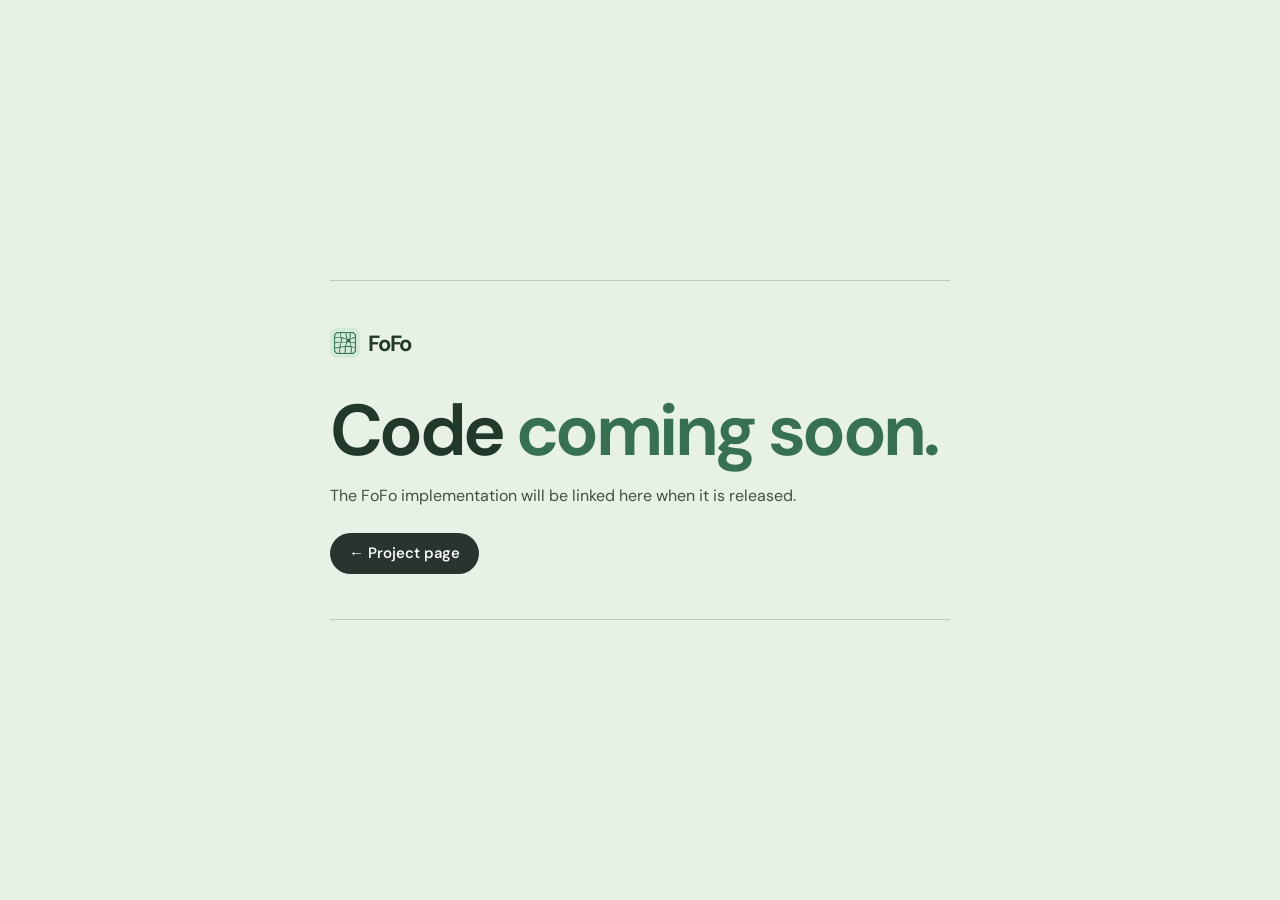
<file: FoFo/code.html>
<!doctype html>
<html lang="en">
<head>
  <meta charset="utf-8">
  <meta name="viewport" content="width=device-width,initial-scale=1">
  <meta name="theme-color" content="#fafbf7">
  <link rel="icon" href="assets/brand/fofo-48.png" sizes="48x48">
  <link rel="stylesheet" href="styles.css?v=e7859ac58f04">
  <title>Code · FoFo</title>
  <meta name="description" content="Code release status for Focus and Follow.">
</head>
<body class="code-page"><main class="code-card"><a class="wordmark" href="./"><img src="assets/brand/fofo-48.png" srcset="assets/brand/fofo-256.png 2x" width="38" height="38" alt=""><span>FoFo</span></a>
  <h1>Code <em>coming soon.</em></h1>
  <p>The FoFo implementation will be linked here when it is released.</p>
  <a class="resource" href="./">← Project page</a>
</main></body></html>
</file>
<file: styles.css>
:root {
  --paper: #f7f5ef;
  --ink: #17201c;
  --muted: #66706a;
  --line: #d8dbd5;
  --sage: #dce8df;
  --green: #1f5a43;
  --warm: #ed6a3a;
  --serif: "Newsreader", "Noto Serif SC", serif;
  --sans: "DM Sans", "Noto Sans SC", sans-serif;
}

* {
  box-sizing: border-box;
}

html {
  scroll-behavior: smooth;
}

body {
  margin: 0;
  background: var(--paper);
  color: var(--ink);
  font-family: var(--sans);
  font-size: 15px;
  line-height: 1.7;
  -webkit-font-smoothing: antialiased;
}

a {
  color: inherit;
  text-decoration: none;
}

button {
  font: inherit;
}

.page-shell {
  width: min(1180px, calc(100% - 64px));
  margin: 0 auto;
}

.site-header {
  min-height: 96px;
  display: grid;
  grid-template-columns: 1fr auto 1fr;
  align-items: center;
  border-bottom: 1px solid var(--line);
}

.wordmark {
  display: inline-flex;
  align-items: center;
  gap: 12px;
  width: max-content;
  font-weight: 600;
  letter-spacing: 0.02em;
}

.wordmark-dot {
  width: 10px;
  height: 10px;
  border-radius: 50%;
  background: var(--warm);
}

.site-nav {
  display: flex;
  gap: 36px;
  color: var(--muted);
  font-size: 0.92rem;
}

.site-nav a,
.text-link,
footer a {
  transition: color 180ms ease;
}

.site-nav a:hover,
.text-link:hover,
footer a:hover {
  color: var(--warm);
}

.language-switch {
  justify-self: end;
  padding: 7px 12px;
  border: 1px solid var(--line);
  border-radius: 999px;
  background: transparent;
  color: #9aa09c;
  cursor: pointer;
  font-size: 0.78rem;
}

.language-switch .active {
  color: var(--ink);
  font-weight: 600;
}

.language-switch .divider {
  margin: 0 5px;
}

.hero {
  min-height: 670px;
  display: grid;
  grid-template-columns: minmax(280px, 0.82fr) minmax(400px, 1.45fr);
  gap: clamp(70px, 10vw, 150px);
  align-items: center;
  padding: 90px 5%;
}

.profile-column {
  align-self: center;
}

.portrait-wrap {
  position: relative;
  aspect-ratio: 4 / 5;
  overflow: hidden;
  background: var(--sage);
  border-radius: 3px 3px 120px 3px;
}

.portrait-wrap::before {
  content: "";
  position: absolute;
  inset: 18px -18px -18px 18px;
  border: 1px solid #b8c9bd;
  border-radius: 3px 3px 120px 3px;
  z-index: -1;
}

.portrait-wrap img {
  width: 100%;
  height: 100%;
  display: block;
  object-fit: cover;
  object-position: center 18%;
  filter: saturate(0.88) contrast(0.98);
}

.profile-meta {
  margin-top: 30px;
  font-size: 0.88rem;
  color: var(--muted);
}

.profile-meta p {
  margin: 3px 0;
}

.profile-meta .status {
  display: flex;
  align-items: center;
  gap: 9px;
  color: var(--ink);
  font-weight: 600;
}

.status > span:first-child {
  width: 7px;
  height: 7px;
  border-radius: 50%;
  background: #58a575;
  box-shadow: 0 0 0 4px rgba(88, 165, 117, 0.13);
}

.eyebrow {
  margin: 0 0 14px;
  color: var(--green);
  font-size: 0.78rem;
  font-weight: 600;
  letter-spacing: 0.18em;
  text-transform: uppercase;
}

.intro-column h1 {
  margin: 0;
  font-family: var(--serif);
  font-size: clamp(4.6rem, 8.2vw, 7.7rem);
  font-weight: 500;
  letter-spacing: -0.06em;
  line-height: 0.86;
}

.period {
  color: var(--warm);
}

.lead {
  max-width: 620px;
  margin: 40px 0 0;
  color: #46504b;
  font-family: var(--serif);
  font-size: clamp(1.22rem, 1.9vw, 1.65rem);
  line-height: 1.55;
}

.hero-actions {
  display: flex;
  align-items: center;
  gap: 32px;
  margin-top: 42px;
}

.button {
  display: inline-flex;
  align-items: center;
  gap: 30px;
  padding: 13px 18px;
  font-size: 0.9rem;
}

.button.primary {
  background: var(--ink);
  color: white;
  border-radius: 2px;
  transition: transform 180ms ease, background 180ms ease;
}

.button.primary:hover {
  background: var(--green);
  transform: translateY(-2px);
}

.text-link {
  display: inline-flex;
  gap: 12px;
  color: var(--muted);
  font-size: 0.9rem;
}

.content-section {
  padding: 110px 0;
  border-top: 1px solid var(--line);
}

.section-heading {
  display: grid;
  grid-template-columns: 90px 1fr;
  align-items: baseline;
  margin-bottom: 54px;
}

.section-index {
  margin: 0;
  color: var(--warm);
  font-size: 0.75rem;
  font-weight: 600;
}

.section-heading h2,
.contact-section h2 {
  margin: 0;
  font-family: var(--serif);
  font-size: clamp(2.45rem, 4.6vw, 4.15rem);
  font-weight: 500;
  letter-spacing: -0.035em;
  line-height: 1;
}

.research-grid {
  display: grid;
  grid-template-columns: repeat(3, 1fr);
  margin-left: 90px;
  border-top: 1px solid var(--line);
}

.research-card {
  min-height: 290px;
  display: flex;
  flex-direction: column;
  justify-content: space-between;
  padding: 28px 30px 34px;
  border-right: 1px solid var(--line);
  transition: background 180ms ease, transform 180ms ease;
}

.research-card:first-child {
  border-left: 1px solid var(--line);
}

.research-card:hover {
  background: var(--sage);
  transform: translateY(-4px);
}

.card-number {
  color: var(--muted);
  font-size: 0.72rem;
}

.research-card h3,
.timeline-content h3 {
  margin: 0 0 14px;
  font-family: var(--serif);
  font-size: 1.6rem;
  font-weight: 500;
  line-height: 1.2;
}

.research-card p,
.timeline-content > p:last-child {
  margin: 0;
  color: var(--muted);
  font-size: 0.92rem;
}

.timeline {
  margin-left: 90px;
}

.awards-list {
  margin-left: 90px;
  border-top: 1px solid var(--line);
}

.award-item {
  display: grid;
  grid-template-columns: 130px 1fr auto;
  gap: 32px;
  align-items: center;
  padding: 31px 4px;
  border-bottom: 1px solid var(--line);
}

.award-year {
  color: var(--warm);
  font-family: var(--serif);
  font-size: 1.7rem;
}

.award-event {
  margin: 0 0 6px;
  color: var(--muted);
  font-size: 0.78rem;
  font-weight: 600;
  letter-spacing: 0.04em;
}

.award-content h3 {
  margin: 0;
  font-family: var(--serif);
  font-size: 1.65rem;
  font-weight: 500;
  line-height: 1.25;
}

.award-mark {
  display: grid;
  width: 38px;
  height: 38px;
  place-items: center;
  border: 1px solid #b8c9bd;
  border-radius: 50%;
  color: var(--green);
  font-size: 0.68rem;
}

.timeline-item {
  display: grid;
  grid-template-columns: 230px 1fr;
  gap: 40px;
  padding: 38px 0;
  border-top: 1px solid var(--line);
}

.timeline-item:last-child {
  border-bottom: 1px solid var(--line);
}

.timeline-year {
  color: var(--muted);
  font-size: 0.86rem;
}

.degree {
  margin: 0 0 9px;
  color: var(--green);
  font-size: 0.78rem;
  font-weight: 600;
  letter-spacing: 0.04em;
}

.timeline-content h3 {
  font-size: 1.82rem;
}

.contact-section {
  padding: 125px 9%;
  background: var(--green);
  color: white;
  text-align: center;
}

.contact-section .eyebrow {
  color: #b9d3c2;
}

.contact-section a {
  display: inline-flex;
  gap: 18px;
  margin-top: 40px;
  padding-bottom: 5px;
  border-bottom: 1px solid rgba(255, 255, 255, 0.6);
  font-size: 1.04rem;
}

footer {
  display: flex;
  justify-content: space-between;
  padding: 34px 0 48px;
  color: var(--muted);
  font-size: 0.76rem;
}

footer p {
  margin: 0;
}

footer a {
  margin-left: 4px;
  color: var(--ink);
}

@media (max-width: 820px) {
  .page-shell {
    width: min(100% - 36px, 680px);
  }

  .site-header {
    grid-template-columns: 1fr auto;
  }

  .site-nav {
    display: none;
  }

  .hero {
    min-height: auto;
    grid-template-columns: 1fr;
    gap: 55px;
    padding: 65px 0 80px;
  }

  .profile-column {
    width: min(78%, 360px);
  }

  .intro-column h1 {
    font-size: clamp(4.1rem, 19vw, 6.4rem);
  }

  .section-heading {
    grid-template-columns: 50px 1fr;
  }

  .research-grid,
  .timeline,
  .awards-list {
    margin-left: 50px;
  }

  .award-item {
    grid-template-columns: 82px 1fr auto;
    gap: 18px;
  }

  .research-grid {
    grid-template-columns: 1fr;
  }

  .research-card {
    min-height: 230px;
    border-left: 1px solid var(--line);
    border-bottom: 1px solid var(--line);
  }

  .timeline-item {
    grid-template-columns: 1fr;
    gap: 12px;
  }

  .contact-section {
    margin: 0 -18px;
    padding: 90px 24px;
  }

  footer {
    flex-direction: column;
    gap: 7px;
  }
}

@media (max-width: 480px) {
  .page-shell {
    width: calc(100% - 28px);
  }

  .site-header {
    min-height: 78px;
  }

  .hero {
    padding-top: 42px;
  }

  .profile-column {
    width: 88%;
  }

  .hero-actions {
    align-items: flex-start;
    flex-direction: column;
    gap: 20px;
  }

  .content-section {
    padding: 80px 0;
  }

  .section-heading {
    display: block;
  }

  .section-index {
    margin-bottom: 12px;
  }

  .research-grid,
  .timeline,
  .awards-list {
    margin-left: 0;
  }

  .award-item {
    grid-template-columns: 1fr auto;
  }

  .award-year {
    grid-column: 1 / -1;
    font-size: 1.35rem;
  }
}

@media (prefers-reduced-motion: reduce) {
  html {
    scroll-behavior: auto;
  }

  *,
  *::before,
  *::after {
    transition-duration: 0.01ms !important;
  }
}
</file>
<file: FoFo/styles.css>
@font-face {
  font-family: "DM Sans";
  src: url("assets/fonts/dm-sans-normal.woff2") format("woff2");
  font-style: normal;
  font-weight: 100 1000;
  font-display: swap;
}
@font-face {
  font-family: "Barlow Condensed";
  src: url("assets/fonts/barlow-condensed-semibold.woff2") format("woff2");
  font-style: normal;
  font-weight: 600;
  font-display: swap;
}
:root {
  color-scheme: light;
  --ink: #21382b;
  --text: #405046;
  --green: #387151;
  --mint: #e7f1e5;
  --line: #d4dfd3;
  --sans: "DM Sans", Arial, sans-serif;
  --title-size: clamp(20px,2.84vw,40px);
}
* {box-sizing: border-box}
[hidden] {display: none !important}
html {scroll-behavior: smooth}
body {margin: 0; background: #fff; color: var(--ink); font: 16px/1.6 var(--sans); -webkit-font-smoothing: antialiased}
img {max-width: 100%; height: auto}
a {color: var(--green); text-underline-offset: 3px}
a:hover {text-decoration-thickness: 2px}
:focus-visible {outline: 3px solid var(--green); outline-offset: 4px}
p,h1,h2,h3,figure {margin: 0}
sup {font-size: .65em; line-height: 0; vertical-align: super}
.wrap {width: min(1220px,calc(100% - 88px)); margin-inline: auto}
.skip:not(:focus) {position: absolute; width: 1px; height: 1px; overflow: hidden; clip-path: inset(50%)}
.skip:focus {position: absolute; top: 8px; left: 16px; z-index: 2; background: white; padding: 8px 15px}
.hero {background: var(--mint); text-align: center}
.hero-body {padding-block: clamp(38px,4.4vw,70px) clamp(30px,3.1vw,49px)}
.publication-title {max-width: 1110px; margin-inline: auto; color: #1e3428; font-size: var(--title-size); line-height: 1.09; font-weight: 630; letter-spacing: -.047em; text-wrap: balance}
.title-line {display: block}
.title-start {white-space: nowrap}
.title-start img {height: 1.06em; width: 1.06em; vertical-align: -.14em; border-radius: .23em; margin-right: .16em}
.publication-authors {max-width: 1000px; margin: 24px auto 0; font-size: clamp(17px,1.44vw,22px); font-weight: 530; line-height: 1.72}
.author-block {display: inline-block; margin-right: .14em}
.author-block a {color: #256646}
.author-block sup {margin-left: .1em}
.affiliations {display: flex; flex-wrap: wrap; justify-content: center; gap: 1px 19px; padding: 0; margin: 11px auto 0; list-style: none; font-size: clamp(14px,1.08vw,17px); color: #364c3d}
.affiliations sup {margin-right: .1em}
.mail {display: inline-block; margin-top: 7px; font-size: 14px}
.publication-links {margin-top: 20px; display: flex; flex-wrap: wrap; justify-content: center; gap: 7px}
.resource {display: inline-flex; align-items: center; justify-content: center; gap: 8px; padding: 9px 18px; border: 1px solid transparent; border-radius: 22px; background: #2a342e; color: white; text-decoration: none; font: 550 15px/21px var(--sans)}
.resource img {width: 18px; height: 18px; filter: brightness(0) invert(1)}
.resource:disabled {background: #4c5750; color: white; cursor: not-allowed}
a.resource:hover {background: #24543a}
.teaser {font-size: var(--title-size); width: min(26.4em,calc(100% - 24px)); margin: clamp(20px,2.4vw,38px) auto 0}
.teaser video {width: 100%; height: auto; display: block; border-radius: 9px; background: #192d23}
.motion-control {display: grid; place-items: center; width: 36px; height: 36px; margin: 6px 0 0 auto; border: 1px solid #bed0bd; border-radius: 50%; padding: 0; color: #2f6044; background: white; cursor: pointer}
.motion-control svg {fill: currentColor}
.motion-control .play-mark,.motion-control.is-paused .pause-mark {display: none}
.motion-control.is-paused .play-mark {display: inline}
.motion-control:hover {background: #edf5ec}
h2 {font-size: clamp(30px,3.05vw,46px); letter-spacing: -.046em; font-weight: 640; line-height: 1.15; text-align: center}
h3 {font-size: clamp(21px,1.9vw,28px); font-weight: 610; letter-spacing: -.032em; line-height: 1.25}
.highlights {padding-block: clamp(10px,1.4vw,22px) clamp(38px,4vw,65px)}
.chart-grid {display: grid; grid-template-columns: repeat(4,minmax(0,1fr)); gap: clamp(12px,1.6vw,24px)}
.chart a {display: block; border: 1px solid var(--line); border-radius: 8px; overflow: hidden; background: white}
.chart img {display: block; width: 100%; height: auto}
.chart figcaption {margin-top: 9px; text-align: center; font-size: clamp(15px,1.2vw,18px); font-weight: 560; line-height: 1.35}
.section {padding-block: clamp(42px,4.6vw,74px)}
.abstract {border-block: 1px solid var(--line); background: #f4f7f2}
.abstract-copy {max-width: 78ch; margin: 24px auto 0; color: var(--text); font-size: clamp(16px,1.2vw,18px); line-height: 1.76}
.abstract-copy p+p {margin-top: .9em}
.method-intro {display: grid; grid-template-columns: minmax(0,.7fr) minmax(0,1.3fr); align-items: center; gap: clamp(30px,5vw,75px); margin-top: 35px}
.method-copy p,.real-copy p {color: var(--text); font-size: clamp(16px,1.2vw,18px); line-height: 1.65}
.method-copy h3 {color: var(--green); margin-bottom: 6px}
.method-copy h3:not(:first-child) {margin-top: 23px}
.paper-figure {min-width: 0}
.paper-figure a {display: block; padding: clamp(8px,1.3vw,20px); background: white; border: 1px solid var(--line); border-radius: 8px}
.paper-figure img {display: block; width: auto; margin-inline: auto}
.paper-figure figcaption {margin-top: 10px; color: var(--text); font-size: 14px; line-height: 1.6}
.paper-figure figcaption strong {color: var(--ink); font-weight: 650}
#fig-architecture {margin: clamp(33px,3.9vw,60px) auto 0; max-width: 1020px}
.training-note {max-width: 78ch; margin: clamp(30px,3.4vw,49px) auto 0; border-left: 3px solid #91b99b; padding-left: clamp(17px,2vw,28px)}
.training-note p {margin-top: 10px; color: var(--text); font-size: clamp(16px,1.2vw,18px); line-height: 1.7}
.real-copy {text-align: justify}
.real-copy p+p {margin-top: .85em}
.experiment {background: #fafbf8; border-top: 1px solid var(--line)}
.experiment h3 {text-align: center}
.sim-demos {margin-top: clamp(27px,2.7vw,42px)}
.real-demos {margin-top: clamp(37px,4.2vw,63px); border-top: 1px solid var(--line); padding-top: clamp(32px,3.6vw,54px)}
.real-setup {display: grid; grid-template-columns: minmax(0,39fr) minmax(0,61fr); align-items: start; gap: clamp(24px,3.2vw,46px); max-width: 1150px; margin: 22px auto 30px}
.video-grid {display: grid; gap: 21px 14px}
.sim-grid {grid-template-columns: repeat(5,minmax(0,1fr)); margin-top: 22px}
.real-grid {grid-template-columns: repeat(4,minmax(0,1fr))}
.clip {min-width: 0}
.clip video {display: block; border-radius: 8px; width: 100%; height: auto; aspect-ratio: 1; object-fit: contain; background: #18291d}
.real-grid video {aspect-ratio: 4/3}
.clip-file {color: inherit; text-decoration-thickness: 1px; text-decoration-color: #9cb3a1}
.clip-file:hover {color: var(--green); text-decoration-color: currentColor}
.clip-status {display: block; margin-top: 6px; font-size: 13px; font-weight: 400}
.clip figcaption {margin-top: 8px; font-size: 15px; font-weight: 600; line-height: 1.4}
.clip figcaption small {display: block; margin-top: 4px; color: var(--text); font-size: 13px; font-weight: 400}
footer {display: flex; align-items: center; justify-content: space-between; gap: 20px; padding-block: 25px 32px}
.wordmark {display: inline-flex; align-items: center; gap: 8px; color: var(--ink); text-decoration: none; font-size: 22px; font-weight: 680; letter-spacing: -.055em}
.wordmark img {width: 30px; height: 30px; border-radius: 7px}
footer p {color: var(--text); font-size: 12px}
.code-page {min-height: 100svh; display: grid; place-items: center; padding: 24px; background: var(--mint)}
.code-card {width: min(100%,620px); border-block: 1px solid #bdccba; padding: 45px 0}
.code-card h1 {margin: 26px 0 13px; font: 650 clamp(43px,6vw,72px)/1.08 var(--sans); letter-spacing: -.05em}
.code-card em {font-style: normal; color: var(--green)}
.code-card p {margin-bottom: 25px; color: var(--text)}
@media(max-width: 960px) {
  .wrap {width: calc(100% - 48px)}
  .chart-grid,.sim-grid,.real-grid {grid-template-columns: repeat(2,minmax(0,1fr))}
  .real-setup {grid-template-columns: 1fr; max-width: 78ch; gap: 20px}
}
@media(max-width: 720px) {
  .wrap {width: calc(100% - 34px)}
  .hero-body {padding-block: 32px 27px}
  .publication-authors {margin-top: 17px; line-height: 1.6; font-size: 16px}
  .affiliations {display: block; line-height: 1.5}
  .mail {margin-top: 8px}
  .method-intro {grid-template-columns: 1fr; gap: 20px}
  .method-intro {margin-top: 24px}
  .real-setup {margin-top: 18px}
  .real-copy {text-align: start}
  .title-start img {width: 1.02em; height: 1.02em}
  .paper-figure figcaption {font-size: 13px}
  footer {display: block}
  footer p {margin-top: 8px}
}
@media(max-width: 600px) {
  .hero-body {width: calc(100% - 16px)}
  .publication-title {font-family: "Barlow Condensed", var(--sans); font-size: clamp(13px,4.7vw,28px); font-weight: 600; letter-spacing: -.015em; line-height: 1.17}
  .teaser {font-size: clamp(13px,4.7vw,28px); width: min(20.5em,calc(100% - 14px))}
}
@media(max-width: 480px) {
  .chart-grid {grid-template-columns: 1fr; max-width: 420px; margin-inline: auto; gap: 19px}
  .resource {padding: 8px 14px}
  .video-grid {gap: 16px 10px}
  .clip figcaption {font-size: 14px}
}
@media(prefers-reduced-motion: reduce) {html {scroll-behavior: auto}}

.experiment-study {
  margin: clamp(34px, 4.1vw, 64px) auto 0;
  max-width: 1150px;
}
.experiment-study + .experiment-study,
.experiment-study + .sim-demos {
  border-top: 1px solid var(--line);
  padding-top: clamp(34px, 3.8vw, 58px);
  margin-top: clamp(38px, 4.2vw, 68px);
}
.study-copy {
  max-width: 80ch;
  margin: 17px auto 0;
  color: var(--text);
  font-size: clamp(16px, 1.16vw, 18px);
  line-height: 1.72;
}
.study-copy p + p {margin-top: .8em}
.study-copy strong {color: var(--ink); font-weight: 650}
.table-caption {
  margin: 26px 0 8px;
  font-size: clamp(16px, 1.2vw, 18px);
  line-height: 1.45;
  color: var(--ink);
}
.table-caption strong {font-weight: 700}
.experiment-table-scroll {
  max-width: 100%;
  overflow-x: auto;
  border: 1px solid #cddaca;
  border-radius: 8px;
  background: white;
  scrollbar-color: #819c85 #ebf1e9;
}
.experiment-table-scroll:focus-visible {outline-offset: 2px}
.results-table {
  width: 100%;
  border-collapse: separate;
  border-spacing: 0;
  color: var(--ink);
  font-size: 14px;
  line-height: 1.34;
  font-variant-numeric: tabular-nums;
}
.results-table th, .results-table td {
  padding: 9px 13px;
  text-align: right;
  vertical-align: middle;
}
.results-table thead th {
  color: #243a2c;
  background: #edf3eb;
  font-weight: 650;
}
.results-table thead th[scope="colgroup"] {
  text-align: center;
  border-bottom: 1px solid #cddaca;
  border-inline-start: 1px solid #cddaca;
}
.results-table thead small {font-size: .88em; font-weight: 450}
.results-table tbody th {text-align: left; font-weight: 530}
.results-table tbody :is(th, td) {border-top: 1px solid #e3e9e0}
.results-table thead tr:first-child th:first-child {text-align: left}
.results-table .fofo-row :is(th, td) {
  background: #e6f2e4;
  border-top-color: #c3d8c4;
}
.results-table .fofo-row th {color: #225839; font-weight: 650}
.results-table td strong {font-weight: 740}
.benchmark-table {min-width: 710px}
.benchmark-table :is(tbody td:nth-child(2), thead th[rowspan]:nth-child(2)) {text-align: left}
.benchmark-table .policy-attribution {color: #4e6053; font-weight: 400}
.benchmark-table .result-gain {font-size: .89em; color: #275e43; white-space: nowrap}
.benchmark-table tbody td:not(:nth-child(2)) {white-space: nowrap}
.components-table {min-width: 990px}
.components-table :is(th, td) {padding: 10px 8px}
.components-table tbody th {min-width: 150px}
.components-table thead th[scope="col"] {vertical-align: bottom}
.components-table thead tr:nth-child(2) th:nth-child(-n + 3),
.components-table tbody td:is(:nth-child(2), :nth-child(3), :nth-child(4)) {text-align: center}
.table-note {
  margin-top: 9px;
  color: #4e6053;
  font-size: 13px;
  line-height: 1.55;
}
.table-swipe-hint {display: none; margin: 0 0 7px; color: #4e6053; font-size: 12px}
@media (max-width: 1077px) {
  .components-hint {display: block}
}
@media (max-width: 758px) {
  .benchmark-hint {display: block}
}
@media (max-width: 720px) {
  .results-table {font-size: 13px}
  .results-table th, .results-table td {padding: 8px 9px}
  .results-table tbody th,
  .results-table thead tr:first-child th:first-child {
    position: sticky;
    left: 0;
    z-index: 1;
    box-shadow: 1px 0 #cddaca;
  }
  .results-table tbody th {background: white}
  .results-table .fofo-row th {background: #e6f2e4}
  .benchmark-table tbody th, .components-table tbody th {min-width: 125px; max-width: 145px}
  .table-note {font-size: 12px}
}
.components-table thead tr:nth-child(2) th:nth-child(3) {min-width: 82px}
.components-table thead tr:nth-child(2) th:nth-last-child(-n + 4) {white-space: nowrap}
</file>
